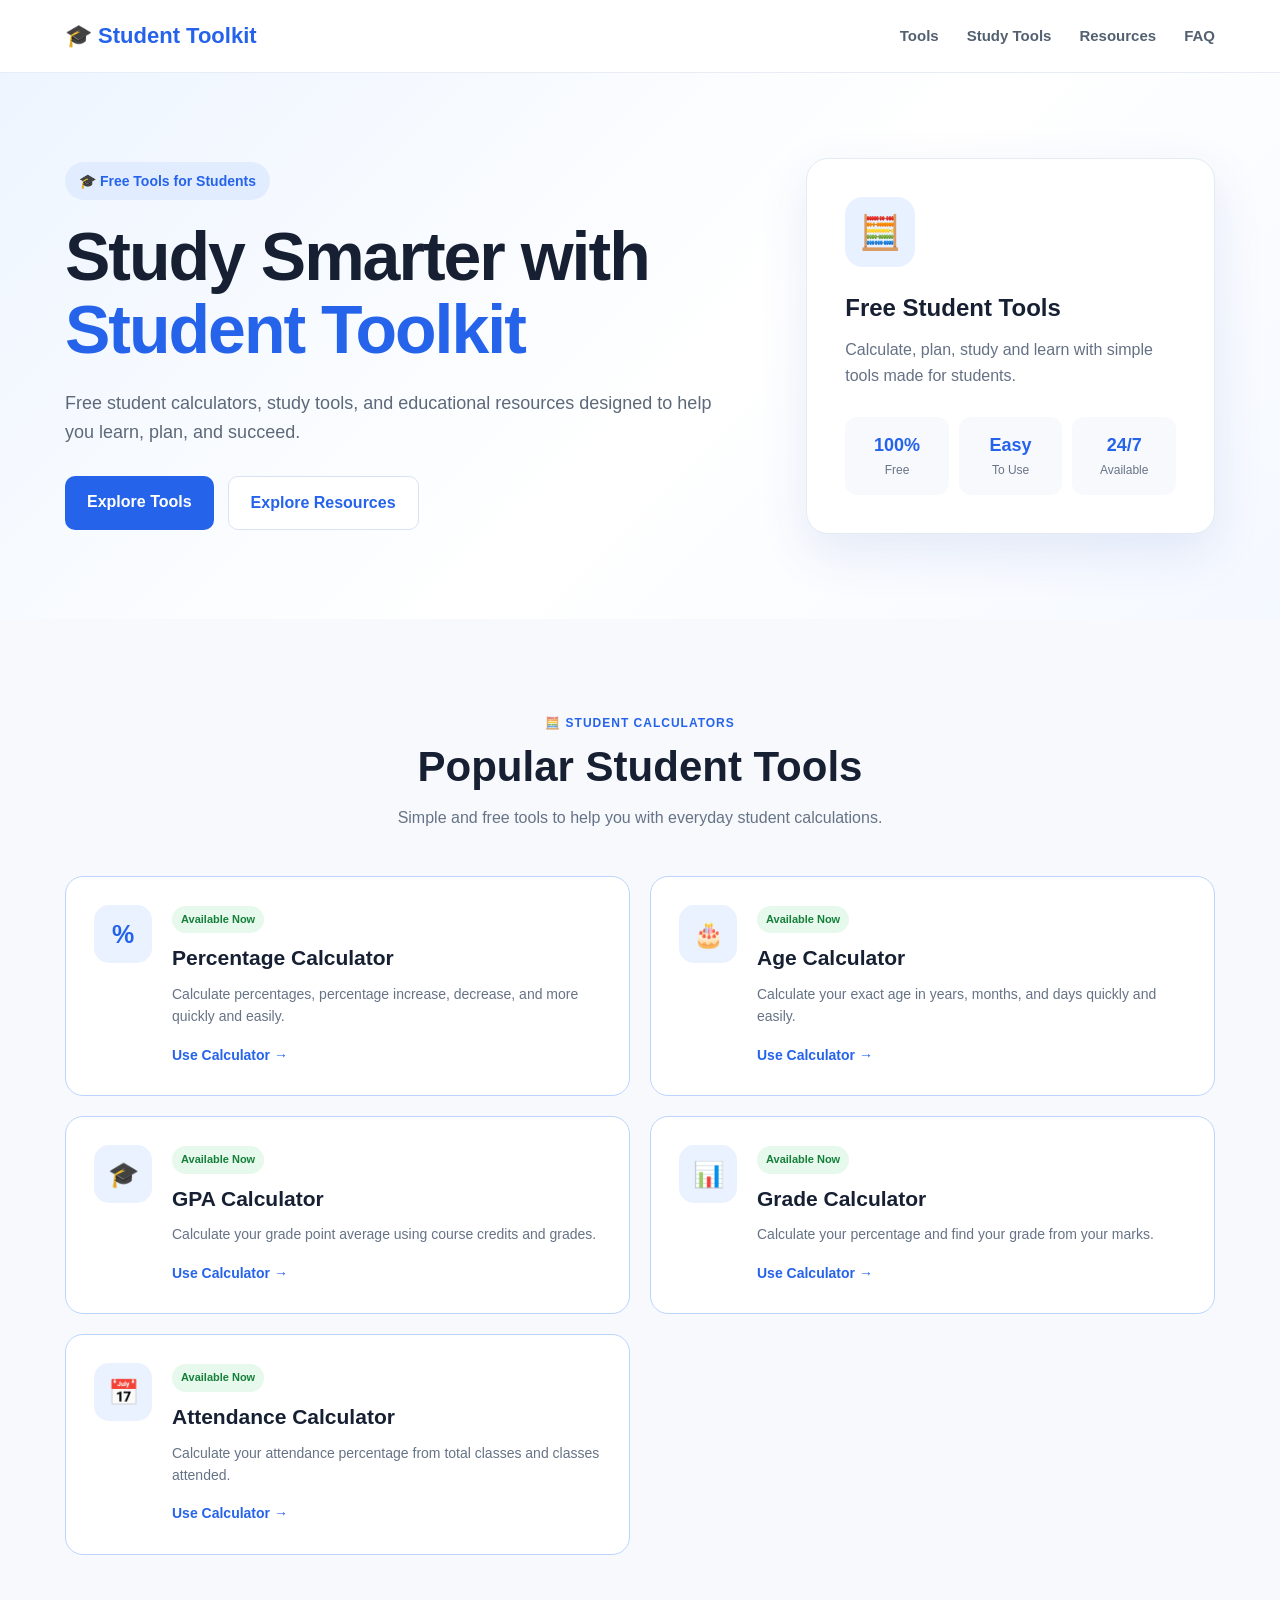
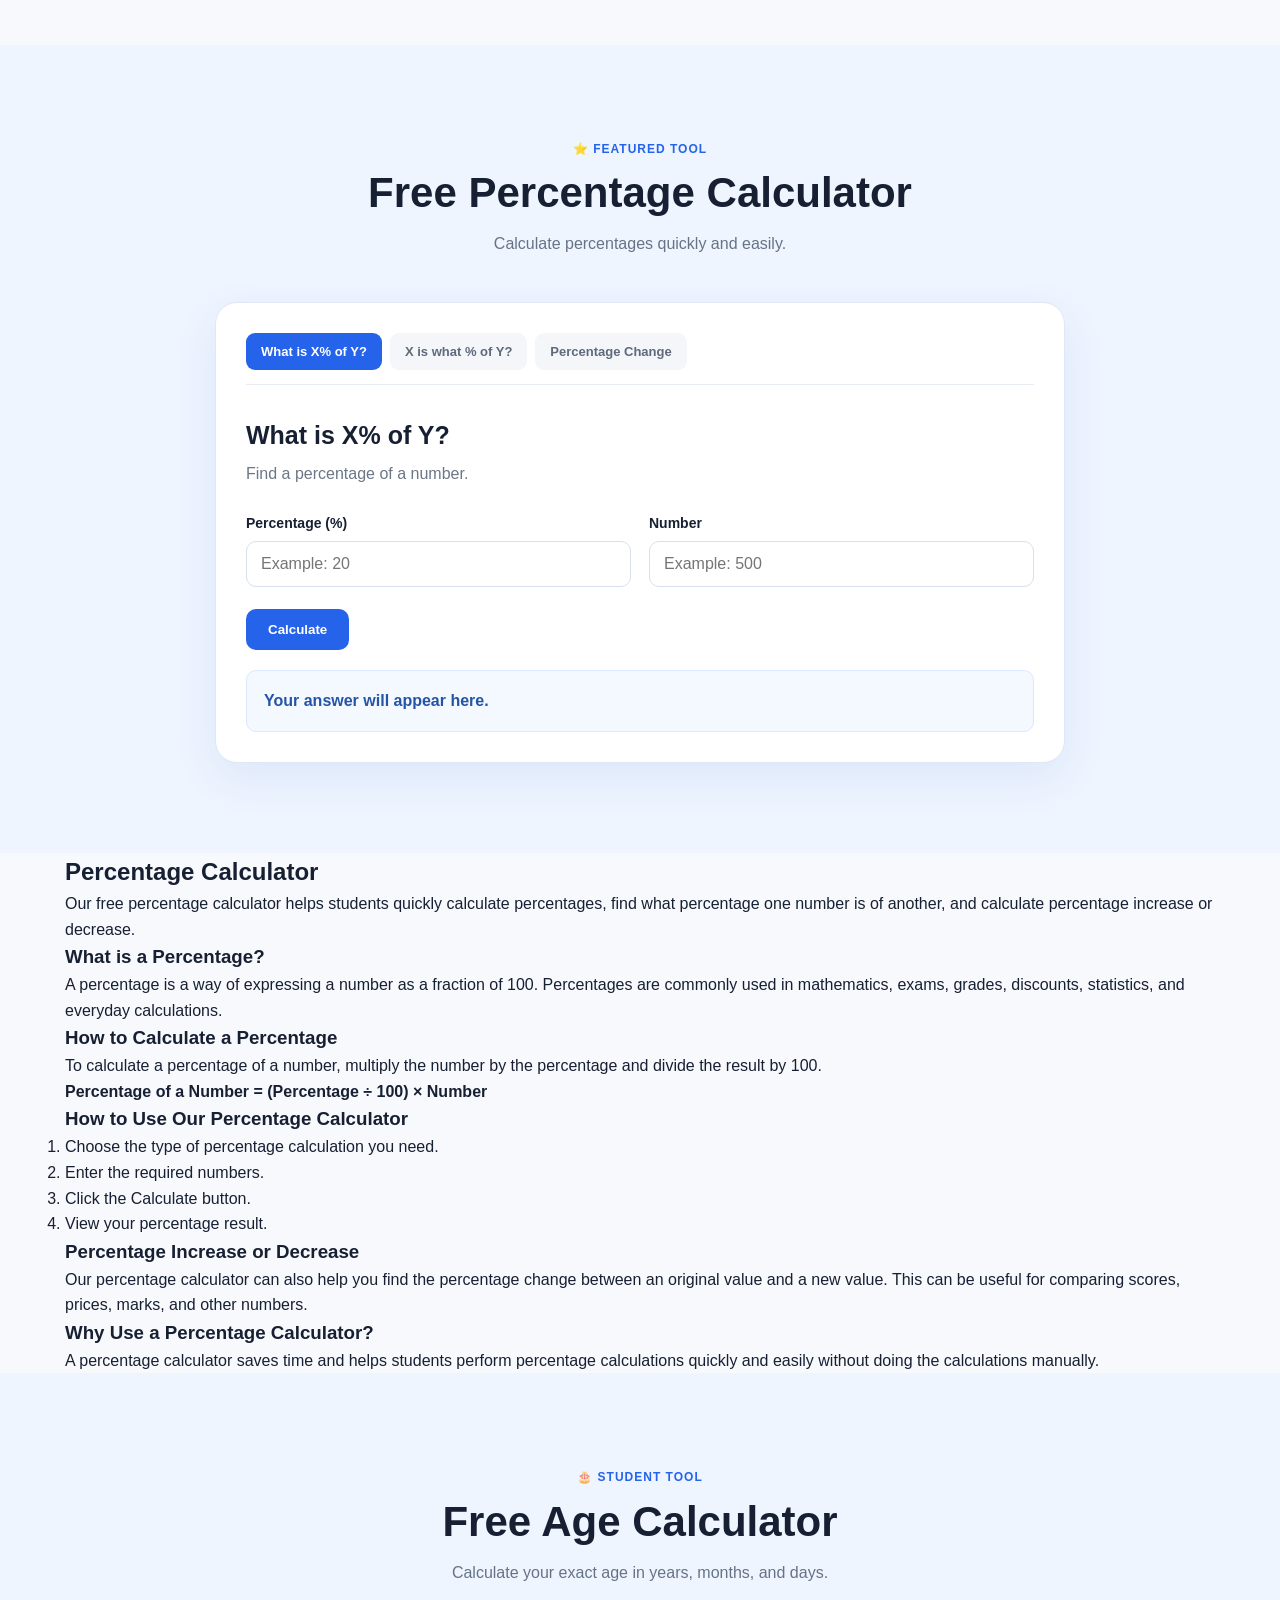
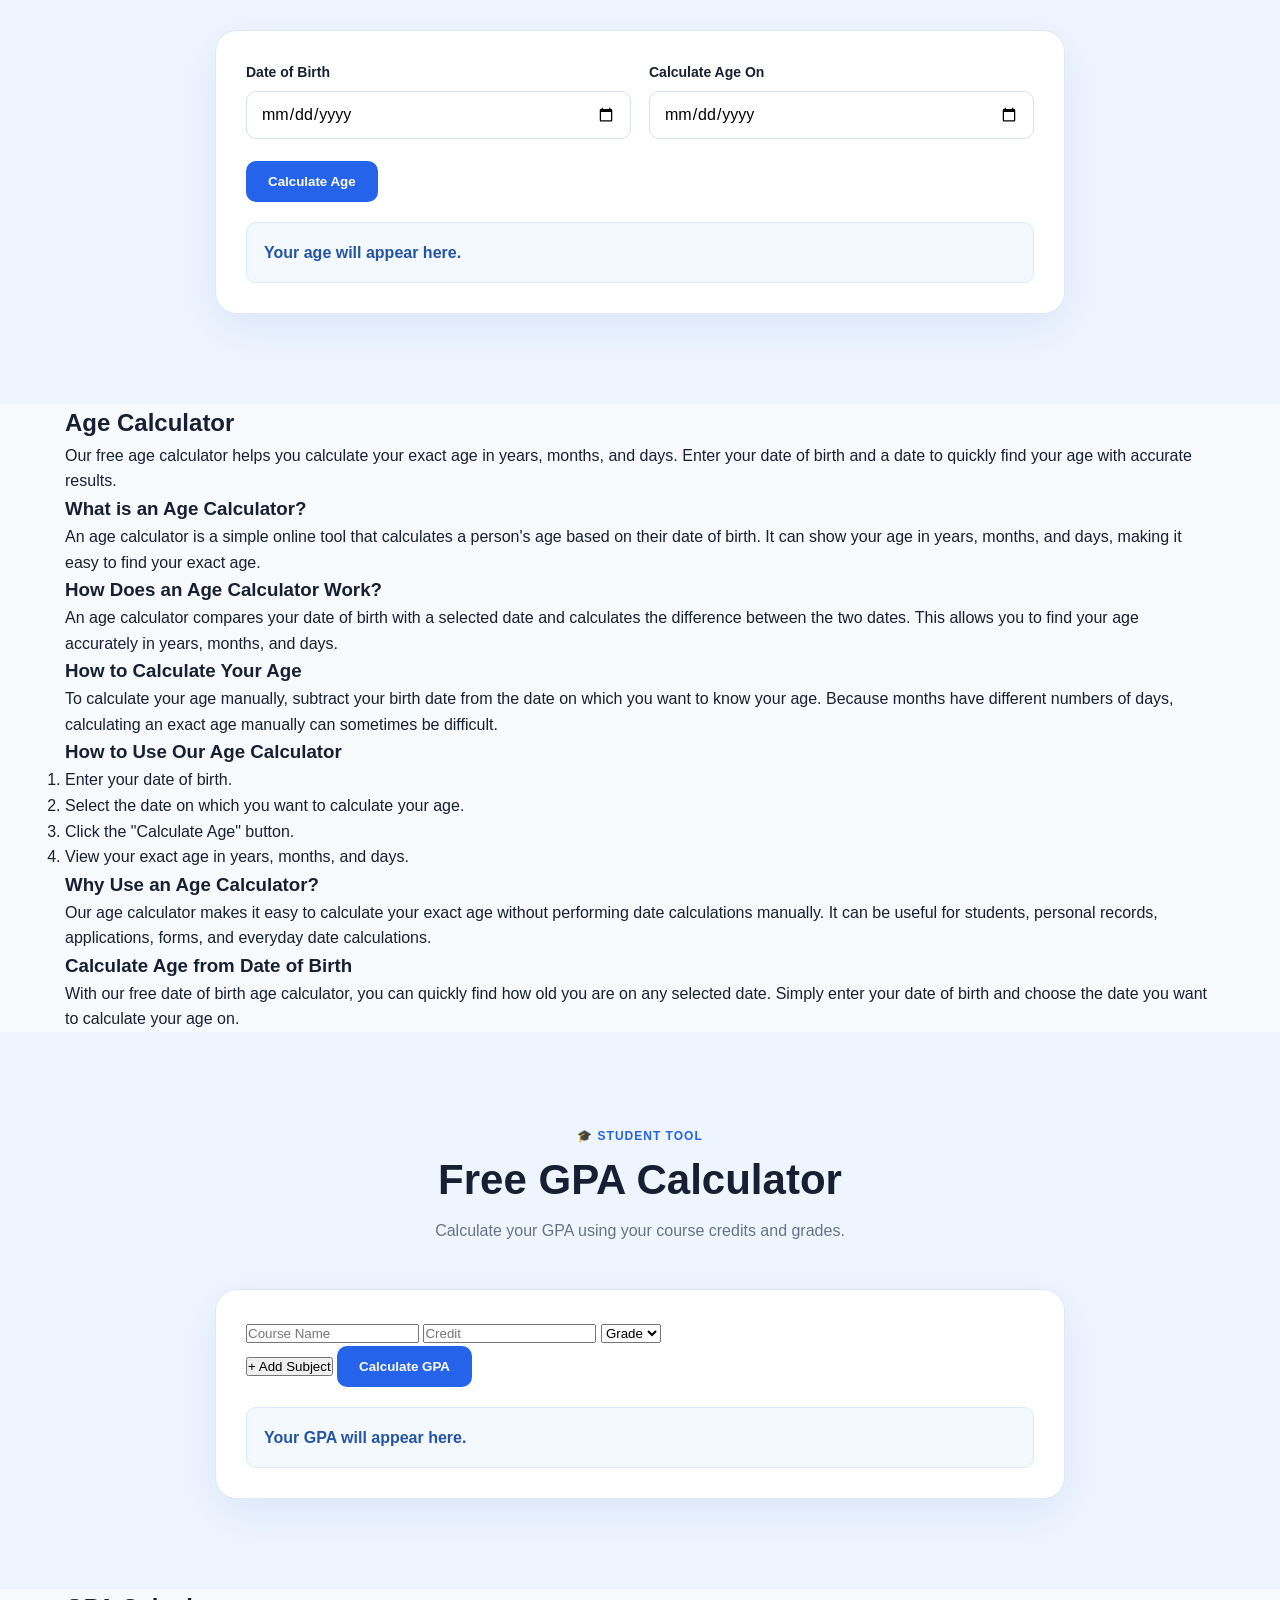
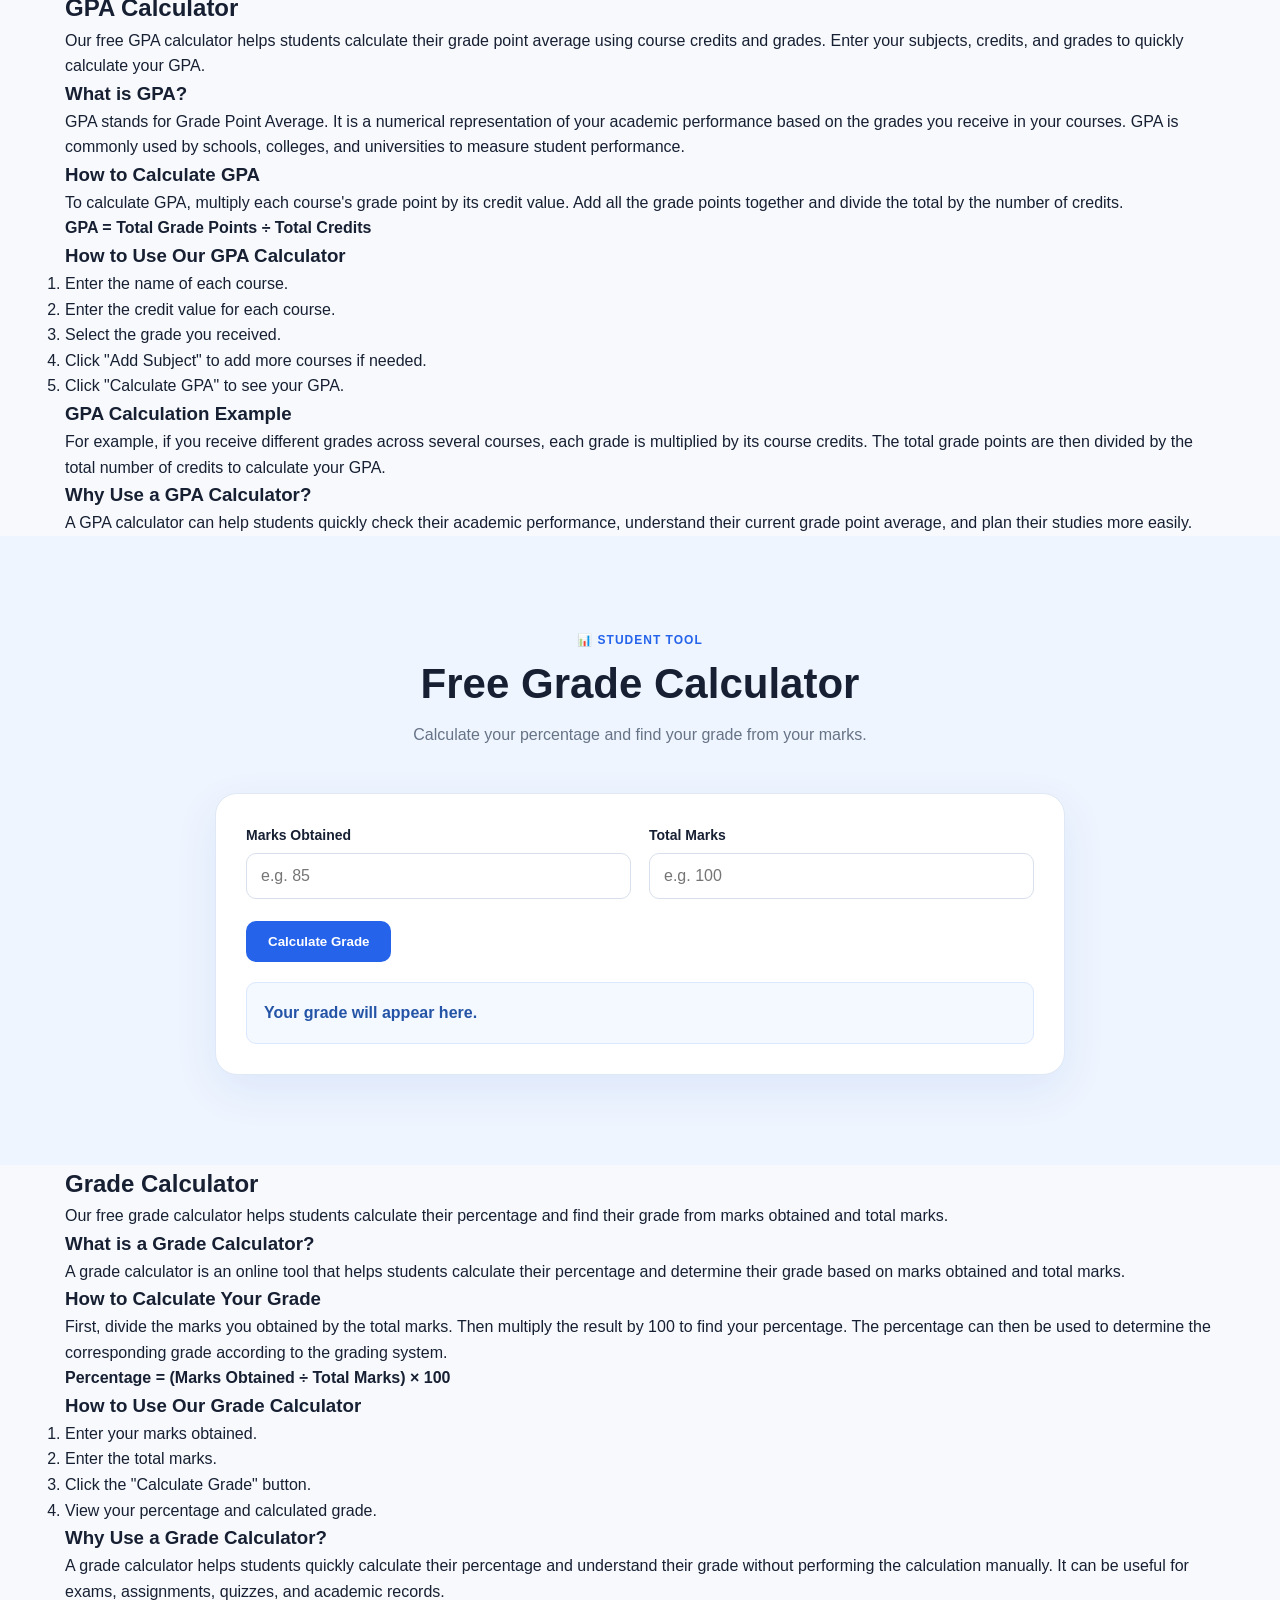
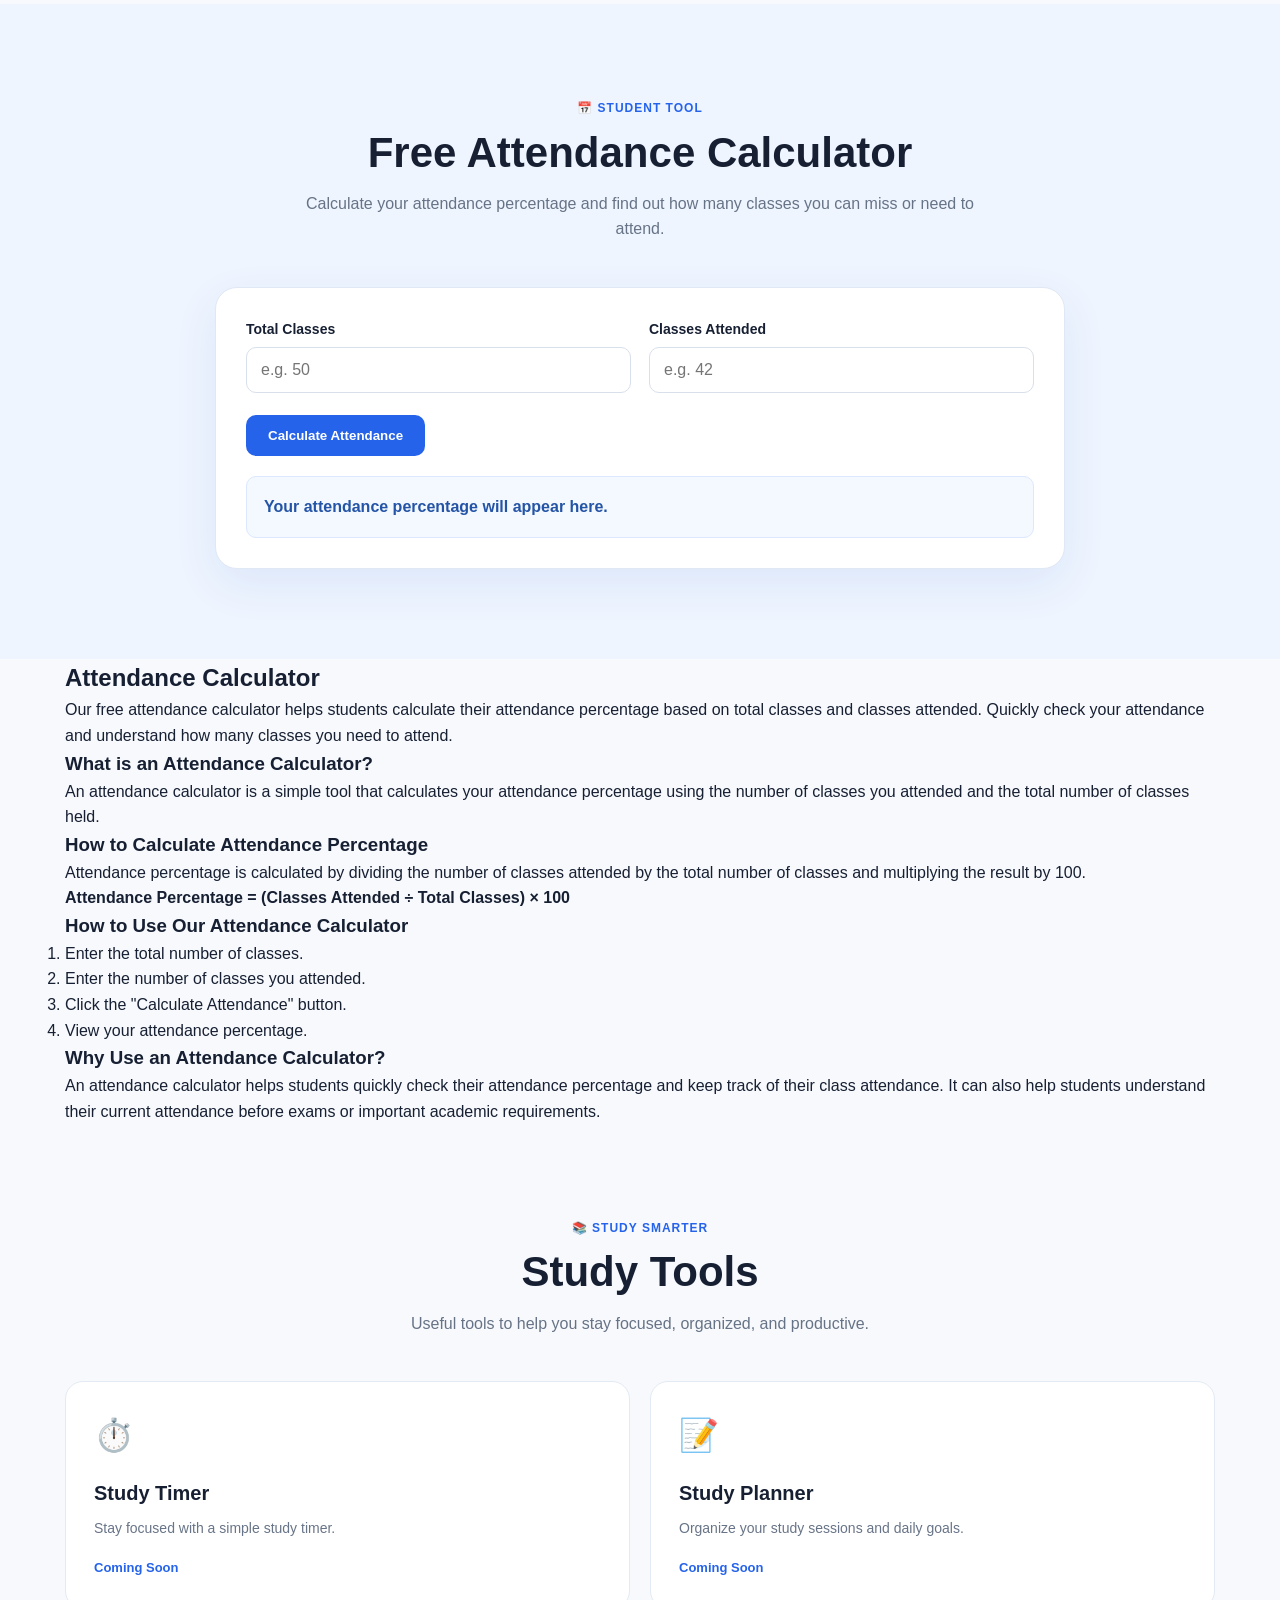
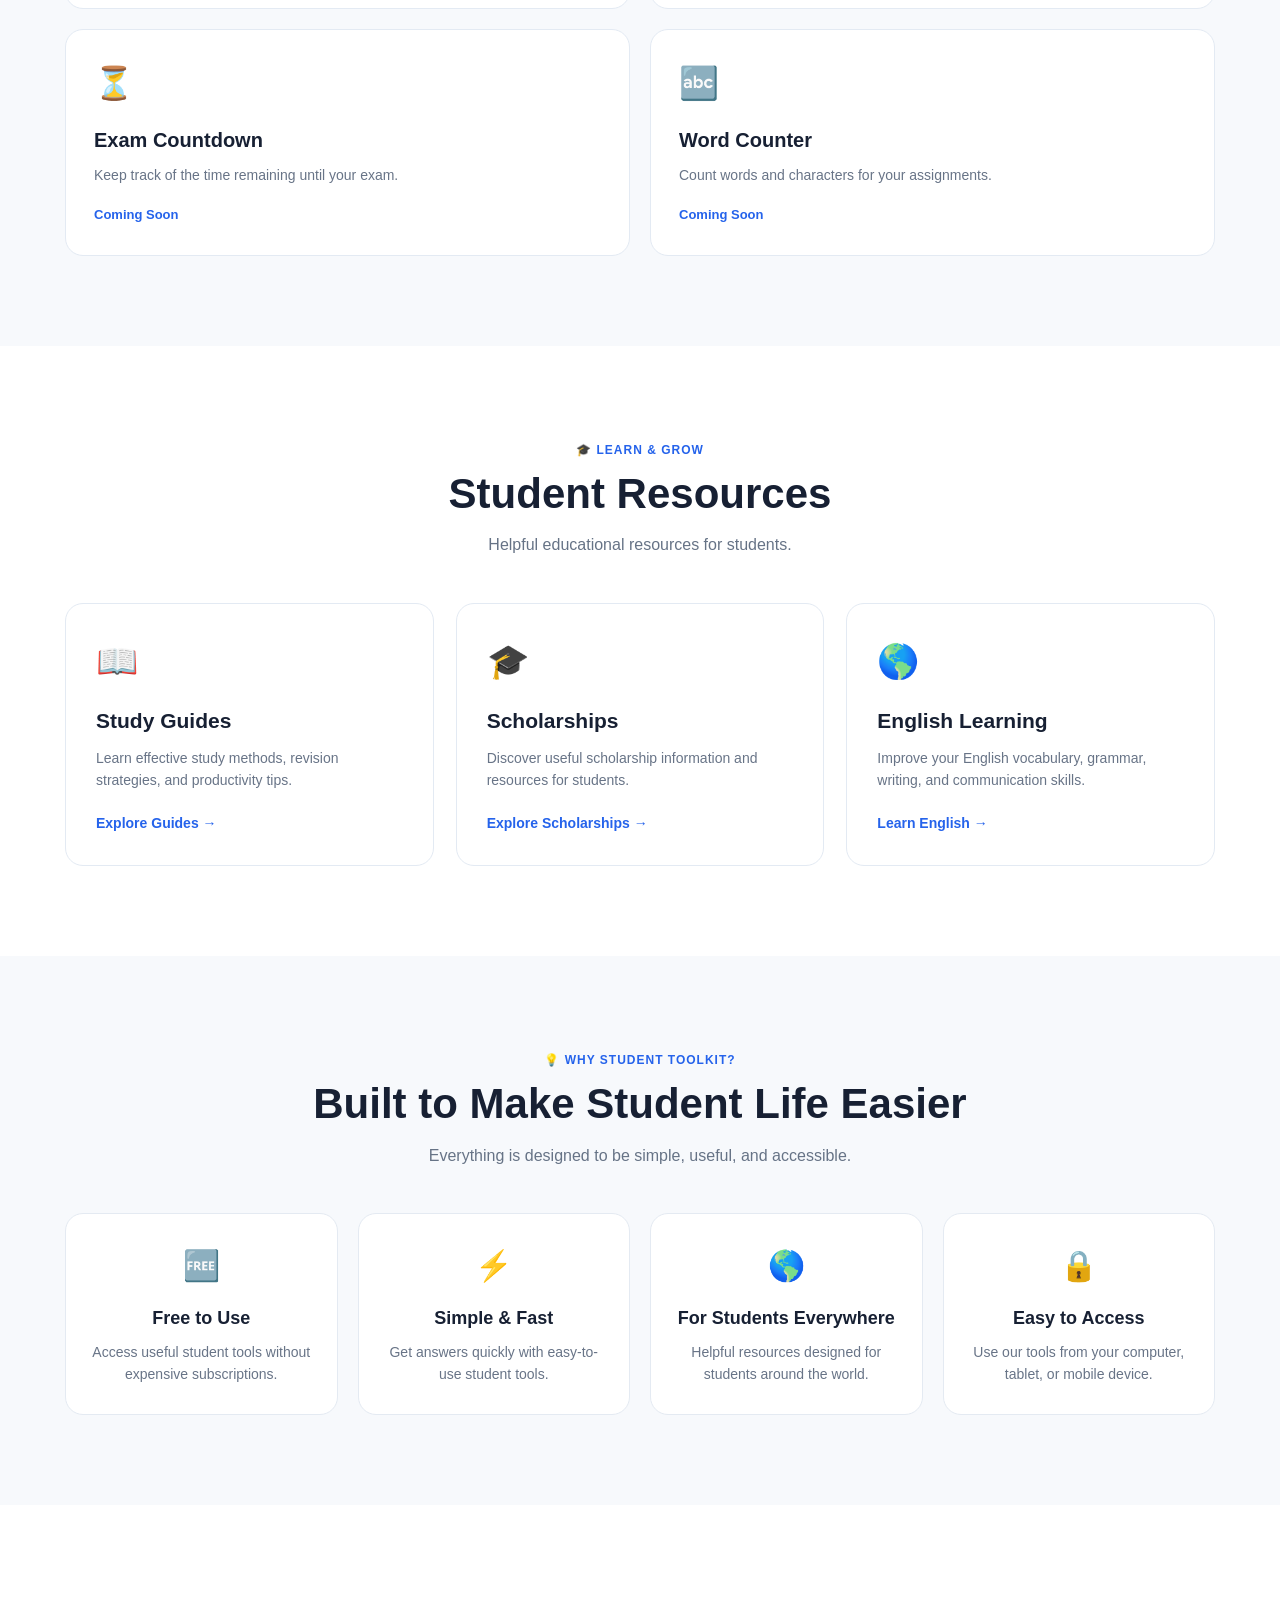
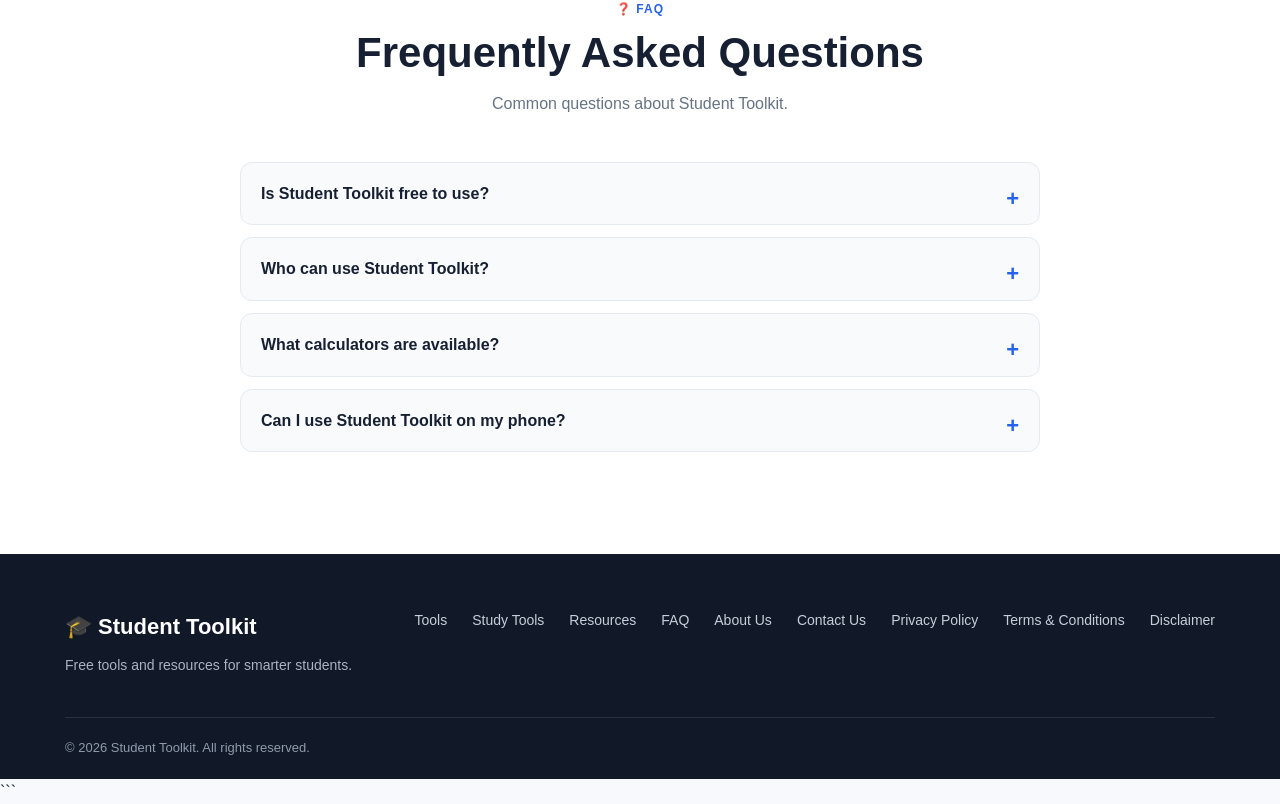
<file: index.html>
<!DOCTYPE html>
<html lang="en">
<head>
    <meta charset="UTF-8">
    <meta name="viewport" content="width=device-width, initial-scale=1.0">

    <meta name="google-site-verification" content="EQtaDF03C8hh1XUocnLh0utNA8jxIf3ytCfOJgobHnQ">

    <title>Student Toolkit - Free Student Tools & Resources</title>

    <meta name="description" content="Student Toolkit provides free student calculators and study tools, including percentage, age, GPA, grade, and attendance calculators to help students calculate and learn easily.">

    <meta name="keywords" content="student tools, free student tools, student calculator, attendance calculator, attendance percentage calculator, grade calculator, GPA calculator, age calculator, percentage calculator, study tools, study resources">

    <meta name="author" content="Student Toolkit">

    <meta name="robots" content="index, follow">

    <link rel="canonical" href="https://studenttoolkit1.github.io/student-toolkit/">

    <meta property="og:title" content="Student Toolkit - Free Student Tools & Resources">
    <meta property="og:description" content="Free student calculators, study tools, and educational resources to help students learn, calculate, and study smarter.">
    <meta property="og:type" content="website">
    <meta property="og:url" content="https://studenttoolkit1.github.io/student-toolkit/">

    <link rel="stylesheet" href="style.css">
</head>

<body>

    <!-- HEADER -->
    <header class="site-header">
        <div class="container header-content">
            <a href="./" class="logo">🎓 Student Toolkit</a>

            <nav class="navbar">
                <a href="#tools">Tools</a>
                <a href="#study-tools">Study Tools</a>
                <a href="#resources">Resources</a>
                <a href="#faq">FAQ</a>
            </nav>
        </div>
    </header>

    <main>

        <!-- HERO SECTION -->
        <section class="hero">
            <div class="container hero-content">

                <div class="hero-text">
                    <span class="hero-badge">🎓 Free Tools for Students</span>

                    <h1>
                        Study Smarter with
                        <span>Student Toolkit</span>
                    </h1>

                    <p>
                        Free student calculators, study tools, and educational
                        resources designed to help you learn, plan, and succeed.
                    </p>

                    <div class="hero-buttons">
                        <a href="#tools" class="btn btn-primary">Explore Tools</a>
                        <a href="#resources" class="btn btn-secondary">Explore Resources</a>
                    </div>
                </div>

                <div class="hero-card">
                    <div class="hero-card-icon">🧮</div>

                    <h3>Free Student Tools</h3>

                    <p>
                        Calculate, plan, study and learn with simple
                        tools made for students.
                    </p>

                    <div class="mini-stats">
                        <div>
                            <strong>100%</strong>
                            <span>Free</span>
                        </div>

                        <div>
                            <strong>Easy</strong>
                            <span>To Use</span>
                        </div>

                        <div>
                            <strong>24/7</strong>
                            <span>Available</span>
                        </div>
                    </div>
                </div>

            </div>
        </section>

        <!-- POPULAR TOOLS -->
        <section id="tools" class="section">
            <div class="container">

                <div class="section-heading">
                    <span class="section-label">🧮 STUDENT CALCULATORS</span>
                    <h2>Popular Student Tools</h2>
                    <p>
                        Simple and free tools to help you with everyday
                        student calculations.
                    </p>
                </div>

                <div class="tools-grid">

                    <div class="tool-card featured-tool">
                        <div class="tool-icon">%</div>
                        <div class="tool-content">
                            <span class="tool-badge">Available Now</span>
                            <h3>Percentage Calculator</h3>
                            <p>
                                Calculate percentages, percentage increase,
                                decrease, and more quickly and easily.
                            </p>
                            <a href="percentage-calculator.html" class="tool-link">
                                Use Calculator →
                            </a>
                        </div>
                    </div>

                    <div class="tool-card featured-tool">
                        <div class="tool-icon">🎂</div>
                        <div class="tool-content">
                            <span class="tool-badge">Available Now</span>
                            <h3>Age Calculator</h3>
                            <p>
                                Calculate your exact age in years, months,
                                and days quickly and easily.
                            </p>
                            <a href="age-calculator.html" class="tool-link">
                                Use Calculator →
                            </a>
                        </div>
                    </div>

                    <div class="tool-card featured-tool">
                        <div class="tool-icon">🎓</div>
                        <div class="tool-content">
                            <span class="tool-badge">Available Now</span>
                            <h3>GPA Calculator</h3>
                            <p>
                                Calculate your grade point average using
                                course credits and grades.
                            </p>
                            <a href="gpa-calculator.html" class="tool-link">
                                Use Calculator →
                            </a>
                        </div>
                    </div>

                    <div class="tool-card featured-tool">
                        <div class="tool-icon">📊</div>
                        <div class="tool-content">
                            <span class="tool-badge">Available Now</span>
                            <h3>Grade Calculator</h3>
                            <p>
                                Calculate your percentage and find your grade
                                from your marks.
                            </p>
                            <a href="grade-calculator.html" class="tool-link">
                                Use Calculator →
                            </a>
                        </div>
                    </div>

                    <div class="tool-card featured-tool">
                        <div class="tool-icon">📅</div>
                        <div class="tool-content">
                            <span class="tool-badge">Available Now</span>
                            <h3>Attendance Calculator</h3>
                            <p>
                                Calculate your attendance percentage from
                                total classes and classes attended.
                            </p>
                            <a href="attendance-calculator.html" class="tool-link">
                                Use Calculator →
                            </a>
                        </div>
                    </div>

                </div>
            </div>
        </section>

        <!-- PERCENTAGE CALCULATOR -->
        <section id="percentage-calculator" class="calculator-section">
            <div class="container">

                <div class="section-heading">
                    <span class="section-label">⭐ FEATURED TOOL</span>
                    <h2>Free Percentage Calculator</h2>
                    <p>Calculate percentages quickly and easily.</p>
                </div>

                <div class="calculator-box">

                    <div class="calculator-tabs">
                        <button class="calculator-tab active" onclick="showCalculator(1)">
                            What is X% of Y?
                        </button>

                        <button class="calculator-tab" onclick="showCalculator(2)">
                            X is what % of Y?
                        </button>

                        <button class="calculator-tab" onclick="showCalculator(3)">
                            Percentage Change
                        </button>
                    </div>

                    <div id="calculator-1" class="calculator-content active">
                        <h3>What is X% of Y?</h3>
                        <p class="calculator-description">Find a percentage of a number.</p>

                        <div class="input-row">
                            <div class="input-group">
                                <label for="percent1">Percentage (%)</label>
                                <input type="number" id="percent1" placeholder="Example: 20">
                            </div>

                            <div class="input-group">
                                <label for="number1">Number</label>
                                <input type="number" id="number1" placeholder="Example: 500">
                            </div>
                        </div>

                        <button class="calculate-btn" onclick="calculatePercentageOfNumber()">
                            Calculate
                        </button>

                        <div id="result1" class="calculator-result">
                            Your answer will appear here.
                        </div>
                    </div>

                    <div id="calculator-2" class="calculator-content">
                        <h3>X is what percentage of Y?</h3>
                        <p class="calculator-description">
                            Find what percentage one number is of another.
                        </p>

                        <div class="input-row">
                            <div class="input-group">
                                <label for="number2">X</label>
                                <input type="number" id="number2" placeholder="Example: 25">
                            </div>

                            <div class="input-group">
                                <label for="number3">Y</label>
                                <input type="number" id="number3" placeholder="Example: 100">
                            </div>
                        </div>

                        <button class="calculate-btn" onclick="calculatePercentage()">
                            Calculate
                        </button>

                        <div id="result2" class="calculator-result">
                            Your answer will appear here.
                        </div>
                    </div>

                    <div id="calculator-3" class="calculator-content">
                        <h3>Percentage Increase or Decrease</h3>
                        <p class="calculator-description">
                            Calculate the percentage change between two numbers.
                        </p>

                        <div class="input-row">
                            <div class="input-group">
                                <label for="originalNumber">Original Number</label>
                                <input type="number" id="originalNumber" placeholder="Example: 100">
                            </div>

                            <div class="input-group">
                                <label for="newNumber">New Number</label>
                                <input type="number" id="newNumber" placeholder="Example: 120">
                            </div>
                        </div>

                        <button class="calculate-btn" onclick="calculatePercentageChange()">
                            Calculate
                        </button>

                        <div id="result3" class="calculator-result">
                            Your answer will appear here.
                        </div>
                    </div>

                </div>
            </div>
        </section>

        <!-- PERCENTAGE SEO CONTENT -->
        <section class="seo-content-section">
            <div class="container">
                <h2>Percentage Calculator</h2>

                <p>
                    Our free percentage calculator helps students quickly
                    calculate percentages, find what percentage one number
                    is of another, and calculate percentage increase or decrease.
                </p>

                <h3>What is a Percentage?</h3>
                <p>
                    A percentage is a way of expressing a number as a fraction
                    of 100. Percentages are commonly used in mathematics, exams,
                    grades, discounts, statistics, and everyday calculations.
                </p>

                <h3>How to Calculate a Percentage</h3>
                <p>
                    To calculate a percentage of a number, multiply the number
                    by the percentage and divide the result by 100.
                </p>

                <p>
                    <strong>
                        Percentage of a Number = (Percentage ÷ 100) × Number
                    </strong>
                </p>

                <h3>How to Use Our Percentage Calculator</h3>
                <ol>
                    <li>Choose the type of percentage calculation you need.</li>
                    <li>Enter the required numbers.</li>
                    <li>Click the Calculate button.</li>
                    <li>View your percentage result.</li>
                </ol>

                <h3>Percentage Increase or Decrease</h3>
                <p>
                    Our percentage calculator can also help you find the
                    percentage change between an original value and a new value.
                    This can be useful for comparing scores, prices, marks,
                    and other numbers.
                </p>

                <h3>Why Use a Percentage Calculator?</h3>
                <p>
                    A percentage calculator saves time and helps students
                    perform percentage calculations quickly and easily without
                    doing the calculations manually.
                </p>
            </div>
        </section>

        <!-- AGE CALCULATOR -->
        <section id="age-calculator" class="calculator-section">
            <div class="container">

                <div class="section-heading">
                    <span class="section-label">🎂 STUDENT TOOL</span>
                    <h2>Free Age Calculator</h2>
                    <p>Calculate your exact age in years, months, and days.</p>
                </div>

                <div class="calculator-box age-calculator-box">
                    <div class="input-row">
                        <div class="input-group">
                            <label for="birthDate">Date of Birth</label>
                            <input type="date" id="birthDate">
                        </div>

                        <div class="input-group">
                            <label for="ageAtDate">Calculate Age On</label>
                            <input type="date" id="ageAtDate">
                        </div>
                    </div>

                    <button class="calculate-btn" onclick="calculateAge()">
                        Calculate Age
                    </button>

                    <div id="ageResult" class="calculator-result">
                        Your age will appear here.
                    </div>
                </div>
            </div>
        </section>

        <!-- AGE SEO CONTENT -->
        <section class="seo-content-section">
            <div class="container">
                <h2>Age Calculator</h2>

                <p>
                    Our free age calculator helps you calculate your exact age
                    in years, months, and days. Enter your date of birth and a
                    date to quickly find your age with accurate results.
                </p>

                <h3>What is an Age Calculator?</h3>
                <p>
                    An age calculator is a simple online tool that calculates
                    a person's age based on their date of birth. It can show
                    your age in years, months, and days, making it easy to find
                    your exact age.
                </p>

                <h3>How Does an Age Calculator Work?</h3>
                <p>
                    An age calculator compares your date of birth with a
                    selected date and calculates the difference between the
                    two dates. This allows you to find your age accurately in
                    years, months, and days.
                </p>

                <h3>How to Calculate Your Age</h3>
                <p>
                    To calculate your age manually, subtract your birth date
                    from the date on which you want to know your age. Because
                    months have different numbers of days, calculating an exact
                    age manually can sometimes be difficult.
                </p>

                <h3>How to Use Our Age Calculator</h3>
                <ol>
                    <li>Enter your date of birth.</li>
                    <li>Select the date on which you want to calculate your age.</li>
                    <li>Click the "Calculate Age" button.</li>
                    <li>View your exact age in years, months, and days.</li>
                </ol>

                <h3>Why Use an Age Calculator?</h3>
                <p>
                    Our age calculator makes it easy to calculate your exact
                    age without performing date calculations manually. It can
                    be useful for students, personal records, applications,
                    forms, and everyday date calculations.
                </p>

                <h3>Calculate Age from Date of Birth</h3>
                <p>
                    With our free date of birth age calculator, you can quickly
                    find how old you are on any selected date. Simply enter
                    your date of birth and choose the date you want to calculate
                    your age on.
                </p>
            </div>
        </section>

        <!-- GPA CALCULATOR -->
        <section id="gpa-calculator" class="calculator-section">
            <div class="container">

                <div class="section-heading">
                    <span class="section-label">🎓 STUDENT TOOL</span>
                    <h2>Free GPA Calculator</h2>
                    <p>Calculate your GPA using your course credits and grades.</p>
                </div>

                <div class="calculator-box gpa-calculator-box">
                    <div id="gpaRows">
                        <div class="gpa-row">
                            <input type="text" class="course-name" placeholder="Course Name">

                            <input
                                type="number"
                                class="course-credit"
                                placeholder="Credit"
                                min="0"
                                step="0.5">

                            <select class="course-grade">
                                <option value="">Grade</option>
                                <option value="4.0">A+</option>
                                <option value="4.0">A</option>
                                <option value="3.7">A-</option>
                                <option value="3.3">B+</option>
                                <option value="3.0">B</option>
                                <option value="2.7">B-</option>
                                <option value="2.3">C+</option>
                                <option value="2.0">C</option>
                                <option value="1.7">C-</option>
                                <option value="1.3">D+</option>
                                <option value="1.0">D</option>
                                <option value="0.0">F</option>
                            </select>
                        </div>
                    </div>

                    <button type="button" class="secondary-btn" onclick="addGpaRow()">
                        + Add Subject
                    </button>

                    <button type="button" class="calculate-btn" onclick="calculateGPA()">
                        Calculate GPA
                    </button>

                    <div id="gpaResult" class="calculator-result">
                        Your GPA will appear here.
                    </div>
                </div>
            </div>
        </section>

        <!-- GPA SEO CONTENT -->
        <section class="seo-content-section">
            <div class="container">
                <h2>GPA Calculator</h2>

                <p>
                    Our free GPA calculator helps students calculate their
                    grade point average using course credits and grades.
                    Enter your subjects, credits, and grades to quickly
                    calculate your GPA.
                </p>

                <h3>What is GPA?</h3>
                <p>
                    GPA stands for Grade Point Average. It is a numerical
                    representation of your academic performance based on
                    the grades you receive in your courses. GPA is commonly
                    used by schools, colleges, and universities to measure
                    student performance.
                </p>

                <h3>How to Calculate GPA</h3>
                <p>
                    To calculate GPA, multiply each course's grade point
                    by its credit value. Add all the grade points together
                    and divide the total by the number of credits.
                </p>

                <p><strong>GPA = Total Grade Points ÷ Total Credits</strong></p>

                <h3>How to Use Our GPA Calculator</h3>
                <ol>
                    <li>Enter the name of each course.</li>
                    <li>Enter the credit value for each course.</li>
                    <li>Select the grade you received.</li>
                    <li>Click "Add Subject" to add more courses if needed.</li>
                    <li>Click "Calculate GPA" to see your GPA.</li>
                </ol>

                <h3>GPA Calculation Example</h3>
                <p>
                    For example, if you receive different grades across
                    several courses, each grade is multiplied by its course
                    credits. The total grade points are then divided by the
                    total number of credits to calculate your GPA.
                </p>

                <h3>Why Use a GPA Calculator?</h3>
                <p>
                    A GPA calculator can help students quickly check their
                    academic performance, understand their current grade
                    point average, and plan their studies more easily.
                </p>
            </div>
        </section>

        <!-- GRADE CALCULATOR -->
        <section id="grade-calculator" class="calculator-section">
            <div class="container">

                <div class="section-heading">
                    <span class="section-label">📊 STUDENT TOOL</span>
                    <h2>Free Grade Calculator</h2>
                    <p>Calculate your percentage and find your grade from your marks.</p>
                </div>

                <div class="calculator-box grade-calculator-box">
                    <div class="input-row">
                        <div class="input-group">
                            <label for="marksObtained">Marks Obtained</label>
                            <input
                                type="number"
                                id="marksObtained"
                                placeholder="e.g. 85"
                                min="0"
                                step="0.01">
                        </div>

                        <div class="input-group">
                            <label for="totalMarks">Total Marks</label>
                            <input
                                type="number"
                                id="totalMarks"
                                placeholder="e.g. 100"
                                min="1"
                                step="0.01">
                        </div>
                    </div>

                    <button type="button" class="calculate-btn" onclick="calculateGrade()">
                        Calculate Grade
                    </button>

                    <div id="gradeResult" class="calculator-result">
                        Your grade will appear here.
                    </div>
                </div>
            </div>
        </section>

        <!-- GRADE SEO CONTENT -->
        <section class="seo-content-section">
            <div class="container">
                <h2>Grade Calculator</h2>

                <p>
                    Our free grade calculator helps students calculate their
                    percentage and find their grade from marks obtained and
                    total marks.
                </p>

                <h3>What is a Grade Calculator?</h3>
                <p>
                    A grade calculator is an online tool that helps students
                    calculate their percentage and determine their grade
                    based on marks obtained and total marks.
                </p>

                <h3>How to Calculate Your Grade</h3>
                <p>
                    First, divide the marks you obtained by the total marks.
                    Then multiply the result by 100 to find your percentage.
                    The percentage can then be used to determine the
                    corresponding grade according to the grading system.
                </p>

                <p>
                    <strong>Percentage = (Marks Obtained ÷ Total Marks) × 100</strong>
                </p>

                <h3>How to Use Our Grade Calculator</h3>
                <ol>
                    <li>Enter your marks obtained.</li>
                    <li>Enter the total marks.</li>
                    <li>Click the "Calculate Grade" button.</li>
                    <li>View your percentage and calculated grade.</li>
                </ol>

                <h3>Why Use a Grade Calculator?</h3>
                <p>
                    A grade calculator helps students quickly calculate their
                    percentage and understand their grade without performing
                    the calculation manually. It can be useful for exams,
                    assignments, quizzes, and academic records.
                </p>
            </div>
        </section>

        <!-- ATTENDANCE CALCULATOR -->
        <section id="attendance-calculator" class="calculator-section">
            <div class="container">

                <div class="section-heading">
                    <span class="section-label">📅 STUDENT TOOL</span>
                    <h2>Free Attendance Calculator</h2>
                    <p>
                        Calculate your attendance percentage and find out
                        how many classes you can miss or need to attend.
                    </p>
                </div>

                <div class="calculator-box attendance-calculator-box">
                    <div class="input-row">
                        <div class="input-group">
                            <label for="totalClasses">Total Classes</label>
                            <input
                                type="number"
                                id="totalClasses"
                                placeholder="e.g. 50"
                                min="1"
                                step="1">
                        </div>

                        <div class="input-group">
                            <label for="attendedClasses">Classes Attended</label>
                            <input
                                type="number"
                                id="attendedClasses"
                                placeholder="e.g. 42"
                                min="0"
                                step="1">
                        </div>
                    </div>

                    <button type="button" class="calculate-btn" onclick="calculateAttendance()">
                        Calculate Attendance
                    </button>

                    <div id="attendanceResult" class="calculator-result">
                        Your attendance percentage will appear here.
                    </div>
                </div>
            </div>
        </section>

        <!-- ATTENDANCE SEO CONTENT -->
        <section class="seo-content-section">
            <div class="container">
                <h2>Attendance Calculator</h2>

                <p>
                    Our free attendance calculator helps students calculate
                    their attendance percentage based on total classes and
                    classes attended. Quickly check your attendance and
                    understand how many classes you need to attend.
                </p>

                <h3>What is an Attendance Calculator?</h3>
                <p>
                    An attendance calculator is a simple tool that calculates
                    your attendance percentage using the number of classes
                    you attended and the total number of classes held.
                </p>

                <h3>How to Calculate Attendance Percentage</h3>
                <p>
                    Attendance percentage is calculated by dividing the number
                    of classes attended by the total number of classes and
                    multiplying the result by 100.
                </p>

                <p>
                    <strong>
                        Attendance Percentage = (Classes Attended ÷ Total Classes) × 100
                    </strong>
                </p>

                <h3>How to Use Our Attendance Calculator</h3>
                <ol>
                    <li>Enter the total number of classes.</li>
                    <li>Enter the number of classes you attended.</li>
                    <li>Click the "Calculate Attendance" button.</li>
                    <li>View your attendance percentage.</li>
                </ol>

                <h3>Why Use an Attendance Calculator?</h3>
                <p>
                    An attendance calculator helps students quickly check
                    their attendance percentage and keep track of their
                    class attendance. It can also help students understand
                    their current attendance before exams or important
                    academic requirements.
                </p>
            </div>
        </section>

        <!-- STUDY TOOLS -->
        <section id="study-tools" class="section">
            <div class="container">

                <div class="section-heading">
                    <span class="section-label">📚 STUDY SMARTER</span>
                    <h2>Study Tools</h2>
                    <p>
                        Useful tools to help you stay focused,
                        organized, and productive.
                    </p>
                </div>

                <div class="tools-grid">

                    <div class="resource-card">
                        <div class="resource-icon">⏱️</div>
                        <h3>Study Timer</h3>
                        <p>Stay focused with a simple study timer.</p>
                        <span class="coming-text">Coming Soon</span>
                    </div>

                    <div class="resource-card">
                        <div class="resource-icon">📝</div>
                        <h3>Study Planner</h3>
                        <p>Organize your study sessions and daily goals.</p>
                        <span class="coming-text">Coming Soon</span>
                    </div>

                    <div class="resource-card">
                        <div class="resource-icon">⏳</div>
                        <h3>Exam Countdown</h3>
                        <p>Keep track of the time remaining until your exam.</p>
                        <span class="coming-text">Coming Soon</span>
                    </div>

                    <div class="resource-card">
                        <div class="resource-icon">🔤</div>
                        <h3>Word Counter</h3>
                        <p>Count words and characters for your assignments.</p>
                        <span class="coming-text">Coming Soon</span>
                    </div>

                </div>
            </div>
        </section>

        <!-- STUDENT RESOURCES -->
        <section id="resources" class="section resources-section">
            <div class="container">

                <div class="section-heading">
                    <span class="section-label">🎓 LEARN & GROW</span>
                    <h2>Student Resources</h2>
                    <p>Helpful educational resources for students.</p>
                </div>

                <div class="resources-grid">

                    <article class="article-card">
                        <div class="article-icon">📖</div>
                        <h3>Study Guides</h3>
                        <p>
                            Learn effective study methods, revision
                            strategies, and productivity tips.
                        </p>
                        <a href="#" class="article-link">Explore Guides →</a>
                    </article>

                    <article class="article-card">
                        <div class="article-icon">🎓</div>
                        <h3>Scholarships</h3>
                        <p>
                            Discover useful scholarship information
                            and resources for students.
                        </p>
                        <a href="#" class="article-link">Explore Scholarships →</a>
                    </article>

                    <article class="article-card">
                        <div class="article-icon">🌎</div>
                        <h3>English Learning</h3>
                        <p>
                            Improve your English vocabulary, grammar,
                            writing, and communication skills.
                        </p>
                        <a href="#" class="article-link">Learn English →</a>
                    </article>

                </div>
            </div>
        </section>

        <!-- WHY STUDENT TOOLKIT -->
        <section class="why-section">
            <div class="container">

                <div class="section-heading">
                    <span class="section-label">💡 WHY STUDENT TOOLKIT?</span>
                    <h2>Built to Make Student Life Easier</h2>
                    <p>
                        Everything is designed to be simple,
                        useful, and accessible.
                    </p>
                </div>

                <div class="benefits-grid">

                    <div class="benefit">
                        <div class="benefit-icon">🆓</div>
                        <h3>Free to Use</h3>
                        <p>
                            Access useful student tools without
                            expensive subscriptions.
                        </p>
                    </div>

                    <div class="benefit">
                        <div class="benefit-icon">⚡</div>
                        <h3>Simple & Fast</h3>
                        <p>
                            Get answers quickly with easy-to-use
                            student tools.
                        </p>
                    </div>

                    <div class="benefit">
                        <div class="benefit-icon">🌎</div>
                        <h3>For Students Everywhere</h3>
                        <p>
                            Helpful resources designed for students
                            around the world.
                        </p>
                    </div>

                    <div class="benefit">
                        <div class="benefit-icon">🔒</div>
                        <h3>Easy to Access</h3>
                        <p>
                            Use our tools from your computer,
                            tablet, or mobile device.
                        </p>
                    </div>

                </div>
            </div>
        </section>

        <!-- FAQ -->
        <section id="faq" class="section faq-section">
            <div class="container">

                <div class="section-heading">
                    <span class="section-label">❓ FAQ</span>
                    <h2>Frequently Asked Questions</h2>
                    <p>Common questions about Student Toolkit.</p>
                </div>

                <div class="faq-list">

                    <details class="faq-item">
                        <summary>Is Student Toolkit free to use?</summary>
                        <p>
                            Yes. Student Toolkit is designed to provide
                            free tools and educational resources for students.
                        </p>
                    </details>

                    <details class="faq-item">
                        <summary>Who can use Student Toolkit?</summary>
                        <p>
                            Students of different ages and educational
                            levels can use our calculators, study tools,
                            and educational resources.
                        </p>
                    </details>

                    <details class="faq-item">
                        <summary>What calculators are available?</summary>
                        <p>
                            Student Toolkit currently offers free Percentage,
                            Age, GPA, Grade, and Attendance Calculators.
                            More useful student tools and resources will be
                            added over time.
                        </p>
                    </details>

                    <details class="faq-item">
                        <summary>Can I use Student Toolkit on my phone?</summary>
                        <p>
                            Yes. The website is designed to work on
                            smartphones, tablets, and computers.
                        </p>
                    </details>

                </div>
            </div>
        </section>

    </main>

    <!-- FOOTER -->
    <footer class="site-footer">
        <div class="container footer-content">

            <div class="footer-brand">
                <a href="./" class="logo">🎓 Student Toolkit</a>
                <p>Free tools and resources for smarter students.</p>
            </div>

            <div class="footer-links">
                <a href="#tools">Tools</a>
                <a href="#study-tools">Study Tools</a>
                <a href="#resources">Resources</a>
                <a href="#faq">FAQ</a>
                <a href="about.html">About Us</a>
                <a href="contact.html">Contact Us</a>
                <a href="privacy.html">Privacy Policy</a>
                <a href="terms.html">Terms & Conditions</a>
                <a href="disclaimer.html">Disclaimer</a>
            </div>

        </div>

        <div class="container footer-bottom">
            <p>
                © <span id="currentYear"></span> Student Toolkit.
                All rights reserved.
            </p>
        </div>
    </footer>

    <script src="script.js"></script>

</body>
</html>
```
</file>
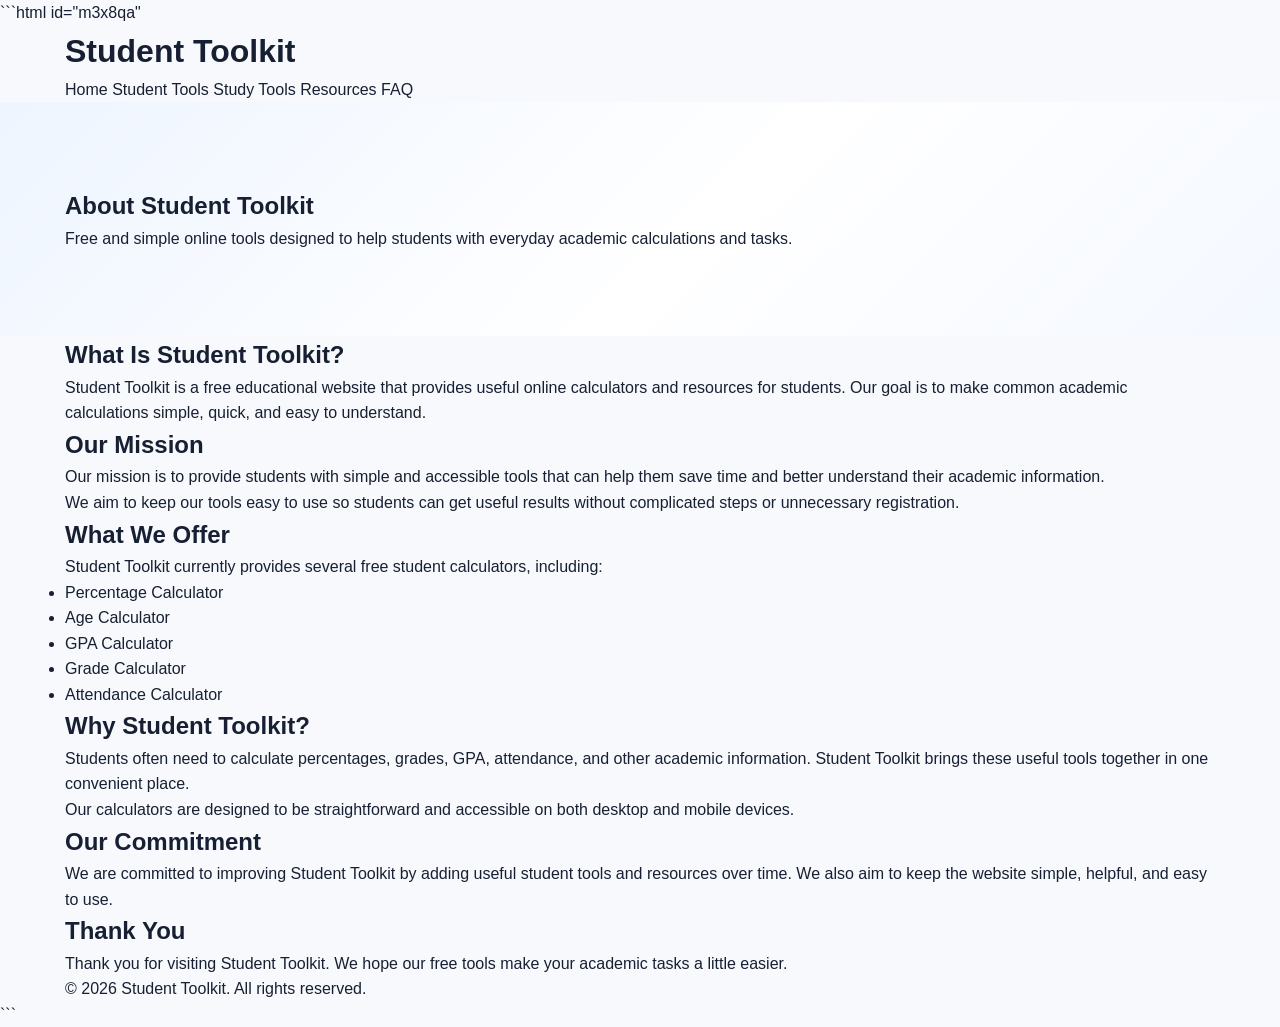
<file: about.html>
```html id="m3x8qa"
<!DOCTYPE html>
<html lang="en">
<head>
    <meta charset="UTF-8">
    <meta name="viewport" content="width=device-width, initial-scale=1.0">

    <title>About Us - Student Toolkit | Free Student Tools</title>

    <meta name="description" content="Learn about Student Toolkit, a free educational website providing useful calculators and tools to help students with everyday academic tasks.">

    <meta name="keywords" content="about Student Toolkit, student tools, free student calculators, educational tools, student resources">

    <meta name="author" content="Student Toolkit">

    <link rel="canonical" href="https://studenttoolkit1.github.io/student-toolkit/about.html">

    <link rel="stylesheet" href="style.css">
</head>

<body>

<header>
    <div class="container">

        <h1>Student Toolkit</h1>

        <nav>
            <a href="index.html">Home</a>
            <a href="index.html#tools">Student Tools</a>
            <a href="index.html#study-tools">Study Tools</a>
            <a href="index.html#resources">Resources</a>
            <a href="index.html#faq">FAQ</a>
        </nav>

    </div>
</header>


<main>

    <section class="hero">
        <div class="container">

            <h2>About Student Toolkit</h2>

            <p>
                Free and simple online tools designed to help students
                with everyday academic calculations and tasks.
            </p>

        </div>
    </section>


    <section class="seo-content">
        <div class="container">

            <h2>What Is Student Toolkit?</h2>

            <p>
                Student Toolkit is a free educational website that provides
                useful online calculators and resources for students.
                Our goal is to make common academic calculations simple,
                quick, and easy to understand.
            </p>


            <h2>Our Mission</h2>

            <p>
                Our mission is to provide students with simple and accessible
                tools that can help them save time and better understand
                their academic information.
            </p>

            <p>
                We aim to keep our tools easy to use so students can get
                useful results without complicated steps or unnecessary
                registration.
            </p>


            <h2>What We Offer</h2>

            <p>
                Student Toolkit currently provides several free student
                calculators, including:
            </p>

            <ul>
                <li>
                    <a href="percentage-calculator.html">
                        Percentage Calculator
                    </a>
                </li>

                <li>
                    <a href="age-calculator.html">
                        Age Calculator
                    </a>
                </li>

                <li>
                    <a href="gpa-calculator.html">
                        GPA Calculator
                    </a>
                </li>

                <li>
                    <a href="grade-calculator.html">
                        Grade Calculator
                    </a>
                </li>

                <li>
                    <a href="attendance-calculator.html">
                        Attendance Calculator
                    </a>
                </li>
            </ul>


            <h2>Why Student Toolkit?</h2>

            <p>
                Students often need to calculate percentages, grades, GPA,
                attendance, and other academic information. Student Toolkit
                brings these useful tools together in one convenient place.
            </p>

            <p>
                Our calculators are designed to be straightforward and
                accessible on both desktop and mobile devices.
            </p>


            <h2>Our Commitment</h2>

            <p>
                We are committed to improving Student Toolkit by adding
                useful student tools and resources over time. We also aim
                to keep the website simple, helpful, and easy to use.
            </p>


            <h2>Thank You</h2>

            <p>
                Thank you for visiting Student Toolkit. We hope our free
                tools make your academic tasks a little easier.
            </p>

        </div>
    </section>

</main>


<footer>
    <div class="container">

        <p>
            © <span id="currentYear"></span> Student Toolkit.
            All rights reserved.
        </p>

    </div>
</footer>


<script src="script.js"></script>

</body>
</html>
```
</file>
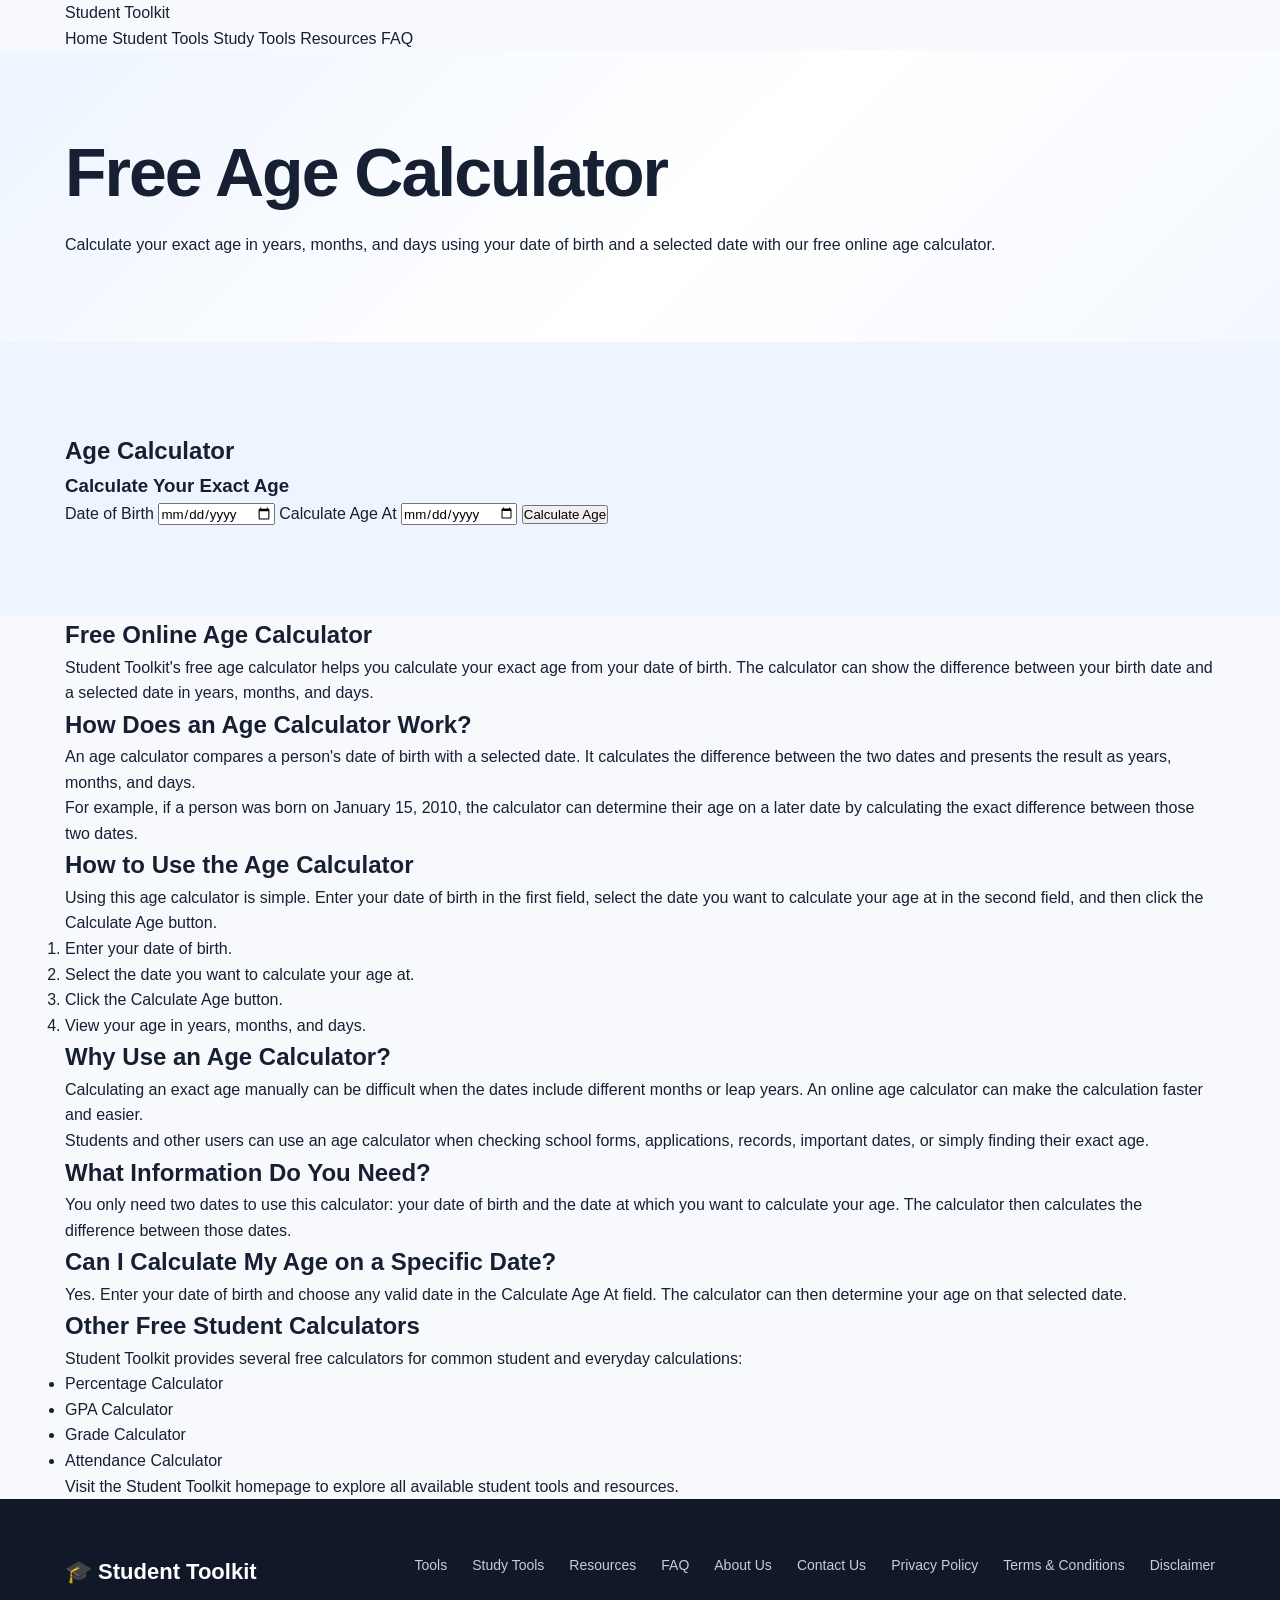
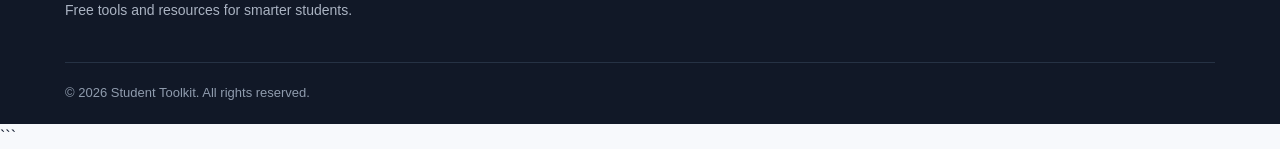
<file: age-calculator.html>
<!DOCTYPE html>
<html lang="en">
<head>
    <meta charset="UTF-8">

    <meta name="viewport" content="width=device-width, initial-scale=1.0">

    <title>Age Calculator - Free Online Age Calculator | Student Toolkit</title>

    <meta name="description" content="Use Student Toolkit's free age calculator to calculate your exact age in years, months, and days. Calculate your age quickly from your date of birth.">

    <meta name="keywords" content="age calculator, free age calculator, calculate age, exact age calculator, age in years months days, online age calculator, date of birth calculator">

    <meta name="author" content="Student Toolkit">

    <link rel="canonical" href="https://studenttoolkit1.github.io/student-toolkit/age-calculator.html">

    <link rel="stylesheet" href="style.css">
</head>

<body>

<header>
    <div class="container">

        <div class="site-title">
            <a href="index.html">Student Toolkit</a>
        </div>

        <nav aria-label="Main navigation">
            <a href="index.html">Home</a>
            <a href="index.html#tools">Student Tools</a>
            <a href="index.html#study-tools">Study Tools</a>
            <a href="index.html#resources">Resources</a>
            <a href="index.html#faq">FAQ</a>
        </nav>

    </div>
</header>


<main>

    <!-- ================= HERO ================= -->

    <section class="hero">
        <div class="container">

            <h1>Free Age Calculator</h1>

            <p>
                Calculate your exact age in years, months, and days using
                your date of birth and a selected date with our free online
                age calculator.
            </p>

        </div>
    </section>


    <!-- ================= CALCULATOR ================= -->

    <section class="calculator-section">
        <div class="container">

            <h2>Age Calculator</h2>

            <div class="calculator-card">

                <h3>Calculate Your Exact Age</h3>

                <label for="birthDate">Date of Birth</label>

                <input
                    type="date"
                    id="birthDate"
                    aria-label="Date of birth"
                >

                <label for="ageAtDate">Calculate Age At</label>

                <input
                    type="date"
                    id="ageAtDate"
                    aria-label="Date to calculate age at"
                >

                <button type="button" onclick="calculateAge()">
                    Calculate Age
                </button>

                <p id="ageResult" aria-live="polite"></p>

            </div>

        </div>
    </section>


    <!-- ================= SEO CONTENT ================= -->

    <section class="seo-content">
        <div class="container">

            <h2>Free Online Age Calculator</h2>

            <p>
                Student Toolkit's free age calculator helps you calculate your
                exact age from your date of birth. The calculator can show the
                difference between your birth date and a selected date in
                years, months, and days.
            </p>


            <h2>How Does an Age Calculator Work?</h2>

            <p>
                An age calculator compares a person's date of birth with a
                selected date. It calculates the difference between the two
                dates and presents the result as years, months, and days.
            </p>

            <p>
                For example, if a person was born on January 15, 2010, the
                calculator can determine their age on a later date by
                calculating the exact difference between those two dates.
            </p>


            <h2>How to Use the Age Calculator</h2>

            <p>
                Using this age calculator is simple. Enter your date of birth
                in the first field, select the date you want to calculate your
                age at in the second field, and then click the Calculate Age
                button.
            </p>

            <ol>
                <li>Enter your date of birth.</li>
                <li>Select the date you want to calculate your age at.</li>
                <li>Click the Calculate Age button.</li>
                <li>View your age in years, months, and days.</li>
            </ol>


            <h2>Why Use an Age Calculator?</h2>

            <p>
                Calculating an exact age manually can be difficult when the
                dates include different months or leap years. An online age
                calculator can make the calculation faster and easier.
            </p>

            <p>
                Students and other users can use an age calculator when
                checking school forms, applications, records, important dates,
                or simply finding their exact age.
            </p>


            <h2>What Information Do You Need?</h2>

            <p>
                You only need two dates to use this calculator: your date of
                birth and the date at which you want to calculate your age.
                The calculator then calculates the difference between those
                dates.
            </p>


            <h2>Can I Calculate My Age on a Specific Date?</h2>

            <p>
                Yes. Enter your date of birth and choose any valid date in the
                Calculate Age At field. The calculator can then determine your
                age on that selected date.
            </p>


            <h2>Other Free Student Calculators</h2>

            <p>
                Student Toolkit provides several free calculators for common
                student and everyday calculations:
            </p>

            <ul>

                <li>
                    <a href="percentage-calculator.html">
                        Percentage Calculator
                    </a>
                </li>

                <li>
                    <a href="gpa-calculator.html">
                        GPA Calculator
                    </a>
                </li>

                <li>
                    <a href="grade-calculator.html">
                        Grade Calculator
                    </a>
                </li>

                <li>
                    <a href="attendance-calculator.html">
                        Attendance Calculator
                    </a>
                </li>

            </ul>

            <p>
                Visit the
                <a href="index.html">Student Toolkit homepage</a>
                to explore all available student tools and resources.
            </p>

        </div>
    </section>

</main>


<!-- ================= FOOTER ================= -->

<footer class="site-footer">

    <div class="container footer-content">

        <div class="footer-brand">

            <a href="index.html" class="logo">
                🎓 Student Toolkit
            </a>

            <p>
                Free tools and resources for smarter students.
            </p>

        </div>


        <div class="footer-links">

            <a href="index.html#tools">Tools</a>

            <a href="index.html#study-tools">Study Tools</a>

            <a href="index.html#resources">Resources</a>

            <a href="index.html#faq">FAQ</a>

            <a href="about.html">About Us</a>

            <a href="contact.html">Contact Us</a>

            <a href="privacy.html">Privacy Policy</a>

            <a href="terms.html">Terms & Conditions</a>

            <a href="disclaimer.html">Disclaimer</a>

        </div>

    </div>


    <div class="container footer-bottom">

        <p>
            © <span id="currentYear"></span> Student Toolkit.
            All rights reserved.
        </p>

    </div>

</footer>


<script src="script.js"></script>

</body>
</html>
```
</file>
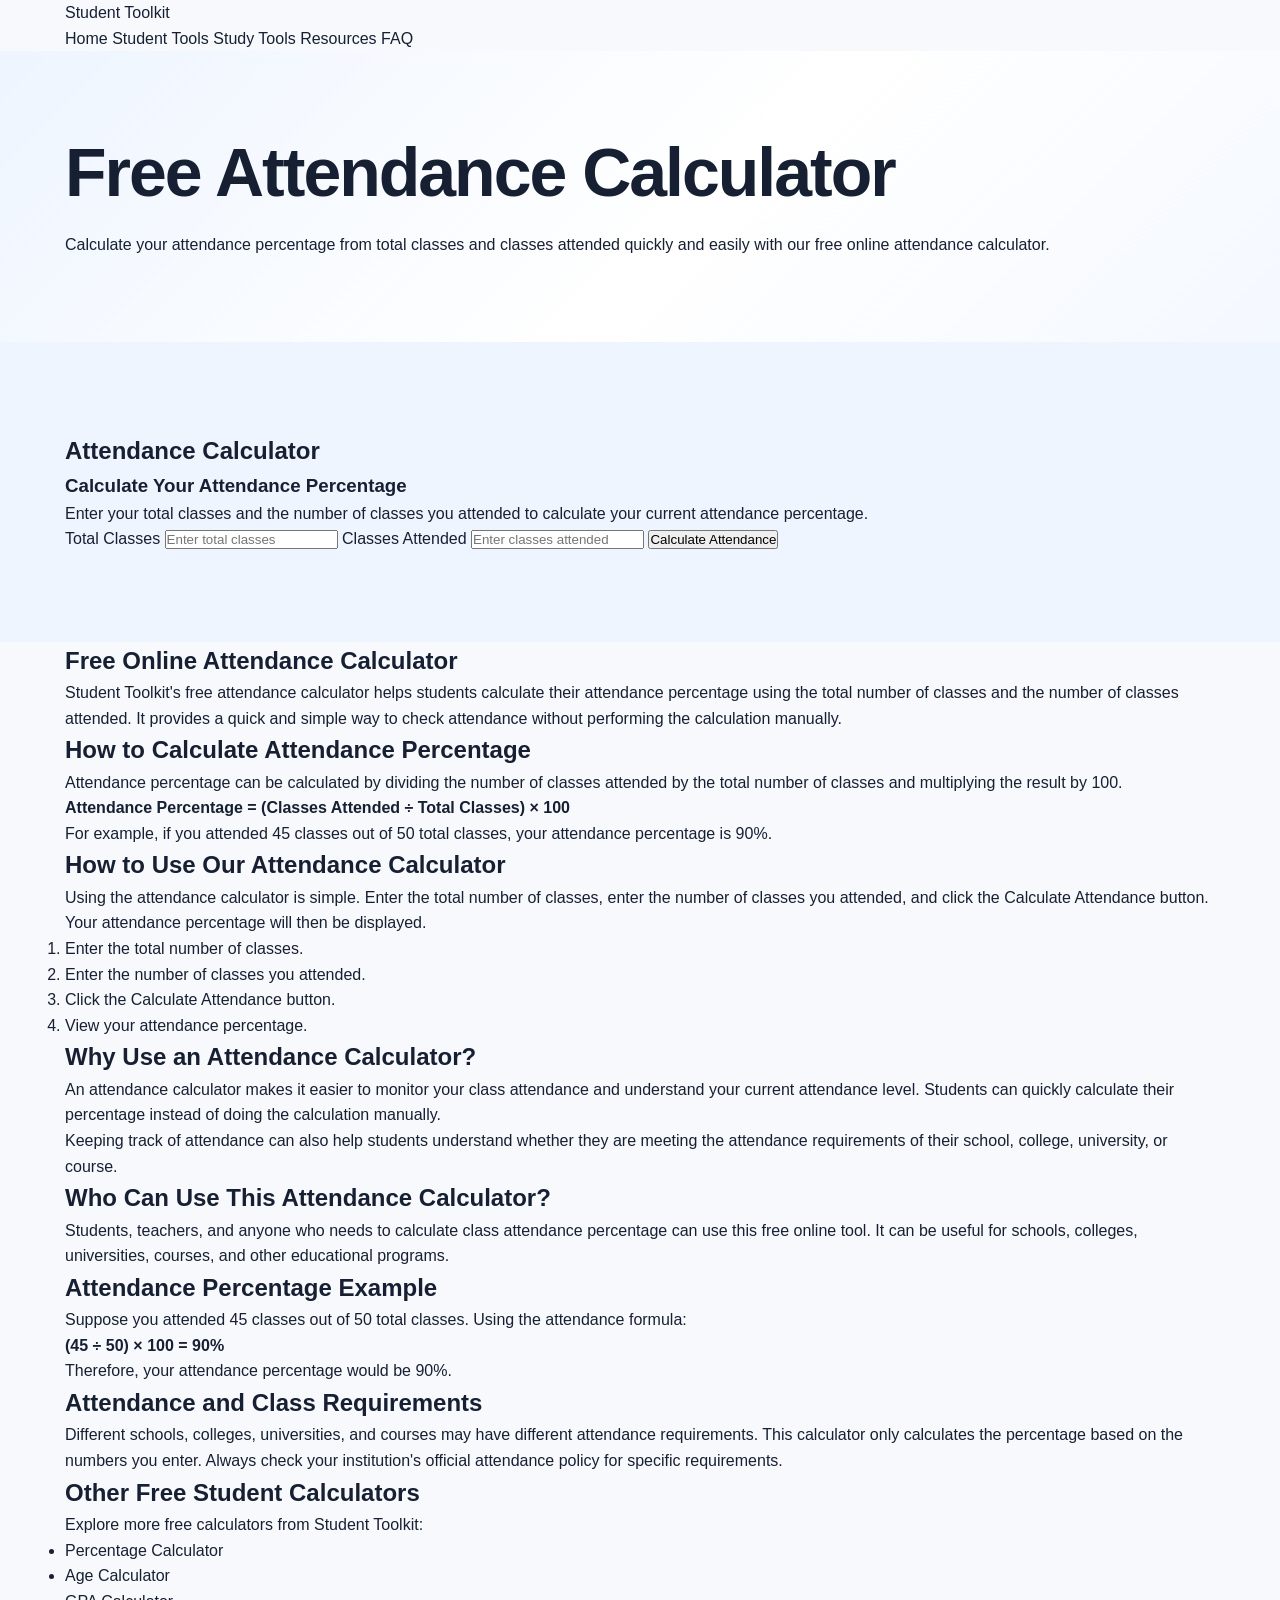
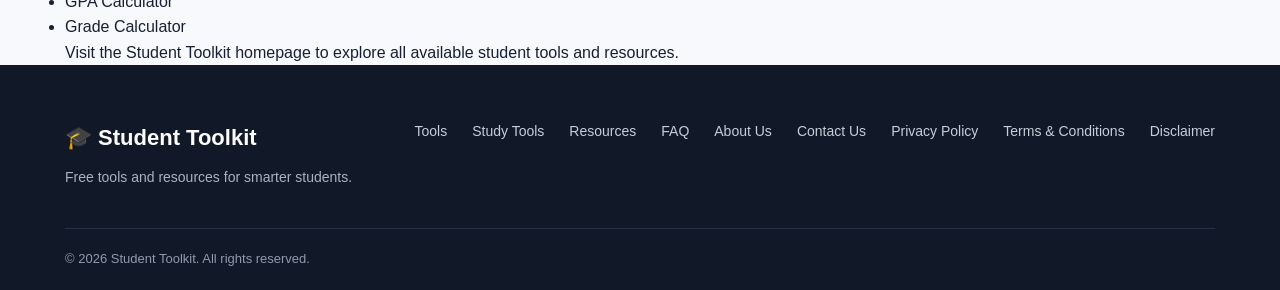
<file: attendance-calculator.html>
<!DOCTYPE html>
<html lang="en">
<head>
    <meta charset="UTF-8">

    <meta name="viewport" content="width=device-width, initial-scale=1.0">

    <title>Attendance Calculator - Free Attendance Percentage Calculator | Student Toolkit</title>

    <meta name="description" content="Use Student Toolkit's free attendance calculator to calculate your attendance percentage from total classes and classes attended quickly and easily.">

    <meta name="keywords" content="attendance calculator, free attendance calculator, attendance percentage calculator, class attendance calculator, student attendance calculator, calculate attendance percentage, attendance tracker">

    <meta name="author" content="Student Toolkit">

    <link rel="canonical" href="https://studenttoolkit1.github.io/student-toolkit/attendance-calculator.html">

    <link rel="stylesheet" href="style.css">
</head>

<body>

<header>
    <div class="container">

        <div class="site-title">
            <a href="index.html">Student Toolkit</a>
        </div>

        <nav aria-label="Main navigation">
            <a href="index.html">Home</a>
            <a href="index.html#tools">Student Tools</a>
            <a href="index.html#study-tools">Study Tools</a>
            <a href="index.html#resources">Resources</a>
            <a href="index.html#faq">FAQ</a>
        </nav>

    </div>
</header>


<main>

    <!-- ================= HERO ================= -->

    <section class="hero">
        <div class="container">

            <h1>Free Attendance Calculator</h1>

            <p>
                Calculate your attendance percentage from total classes
                and classes attended quickly and easily with our free
                online attendance calculator.
            </p>

        </div>
    </section>


    <!-- ================= CALCULATOR ================= -->

    <section class="calculator-section">
        <div class="container">

            <h2>Attendance Calculator</h2>

            <div class="calculator-card">

                <h3>Calculate Your Attendance Percentage</h3>

                <p>
                    Enter your total classes and the number of classes
                    you attended to calculate your current attendance
                    percentage.
                </p>

                <label for="totalClasses">
                    Total Classes
                </label>

                <input
                    type="number"
                    id="totalClasses"
                    placeholder="Enter total classes"
                    min="1"
                    step="1"
                    aria-label="Total classes"
                >


                <label for="attendedClasses">
                    Classes Attended
                </label>

                <input
                    type="number"
                    id="attendedClasses"
                    placeholder="Enter classes attended"
                    min="0"
                    step="1"
                    aria-label="Classes attended"
                >


                <button type="button" onclick="calculateAttendance()">
                    Calculate Attendance
                </button>

                <p id="attendanceResult" aria-live="polite"></p>

            </div>

        </div>
    </section>


    <!-- ================= SEO CONTENT ================= -->

    <section class="seo-content">
        <div class="container">

            <h2>Free Online Attendance Calculator</h2>

            <p>
                Student Toolkit's free attendance calculator helps students
                calculate their attendance percentage using the total number
                of classes and the number of classes attended. It provides a
                quick and simple way to check attendance without performing
                the calculation manually.
            </p>


            <h2>How to Calculate Attendance Percentage</h2>

            <p>
                Attendance percentage can be calculated by dividing the
                number of classes attended by the total number of classes
                and multiplying the result by 100.
            </p>

            <p>
                <strong>
                    Attendance Percentage =
                    (Classes Attended ÷ Total Classes) × 100
                </strong>
            </p>

            <p>
                For example, if you attended 45 classes out of 50 total
                classes, your attendance percentage is 90%.
            </p>


            <h2>How to Use Our Attendance Calculator</h2>

            <p>
                Using the attendance calculator is simple. Enter the total
                number of classes, enter the number of classes you attended,
                and click the Calculate Attendance button. Your attendance
                percentage will then be displayed.
            </p>

            <ol>
                <li>Enter the total number of classes.</li>
                <li>Enter the number of classes you attended.</li>
                <li>Click the Calculate Attendance button.</li>
                <li>View your attendance percentage.</li>
            </ol>


            <h2>Why Use an Attendance Calculator?</h2>

            <p>
                An attendance calculator makes it easier to monitor your
                class attendance and understand your current attendance
                level. Students can quickly calculate their percentage
                instead of doing the calculation manually.
            </p>

            <p>
                Keeping track of attendance can also help students understand
                whether they are meeting the attendance requirements of their
                school, college, university, or course.
            </p>


            <h2>Who Can Use This Attendance Calculator?</h2>

            <p>
                Students, teachers, and anyone who needs to calculate class
                attendance percentage can use this free online tool. It can
                be useful for schools, colleges, universities, courses, and
                other educational programs.
            </p>


            <h2>Attendance Percentage Example</h2>

            <p>
                Suppose you attended 45 classes out of 50 total classes.
                Using the attendance formula:
            </p>

            <p>
                <strong>
                    (45 ÷ 50) × 100 = 90%
                </strong>
            </p>

            <p>
                Therefore, your attendance percentage would be 90%.
            </p>


            <h2>Attendance and Class Requirements</h2>

            <p>
                Different schools, colleges, universities, and courses may
                have different attendance requirements. This calculator only
                calculates the percentage based on the numbers you enter.
                Always check your institution's official attendance policy
                for specific requirements.
            </p>


            <h2>Other Free Student Calculators</h2>

            <p>
                Explore more free calculators from Student Toolkit:
            </p>

            <ul>

                <li>
                    <a href="percentage-calculator.html">
                        Percentage Calculator
                    </a>
                </li>

                <li>
                    <a href="age-calculator.html">
                        Age Calculator
                    </a>
                </li>

                <li>
                    <a href="gpa-calculator.html">
                        GPA Calculator
                    </a>
                </li>

                <li>
                    <a href="grade-calculator.html">
                        Grade Calculator
                    </a>
                </li>

            </ul>

            <p>
                Visit the
                <a href="index.html">Student Toolkit homepage</a>
                to explore all available student tools and resources.
            </p>

        </div>
    </section>

</main>


<!-- ================= FOOTER ================= -->

<footer class="site-footer">

    <div class="container footer-content">

        <div class="footer-brand">

            <a href="index.html" class="logo">
                🎓 Student Toolkit
            </a>

            <p>
                Free tools and resources for smarter students.
            </p>

        </div>


        <div class="footer-links">

            <a href="index.html#tools">Tools</a>

            <a href="index.html#study-tools">Study Tools</a>

            <a href="index.html#resources">Resources</a>

            <a href="index.html#faq">FAQ</a>

            <a href="about.html">About Us</a>

            <a href="contact.html">Contact Us</a>

            <a href="privacy.html">Privacy Policy</a>

            <a href="terms.html">Terms & Conditions</a>

            <a href="disclaimer.html">Disclaimer</a>

        </div>

    </div>


    <div class="container footer-bottom">

        <p>
            © <span id="currentYear"></span> Student Toolkit.
            All rights reserved.
        </p>

    </div>

</footer>


<script src="script.js"></script>

</body>
</html>
</file>
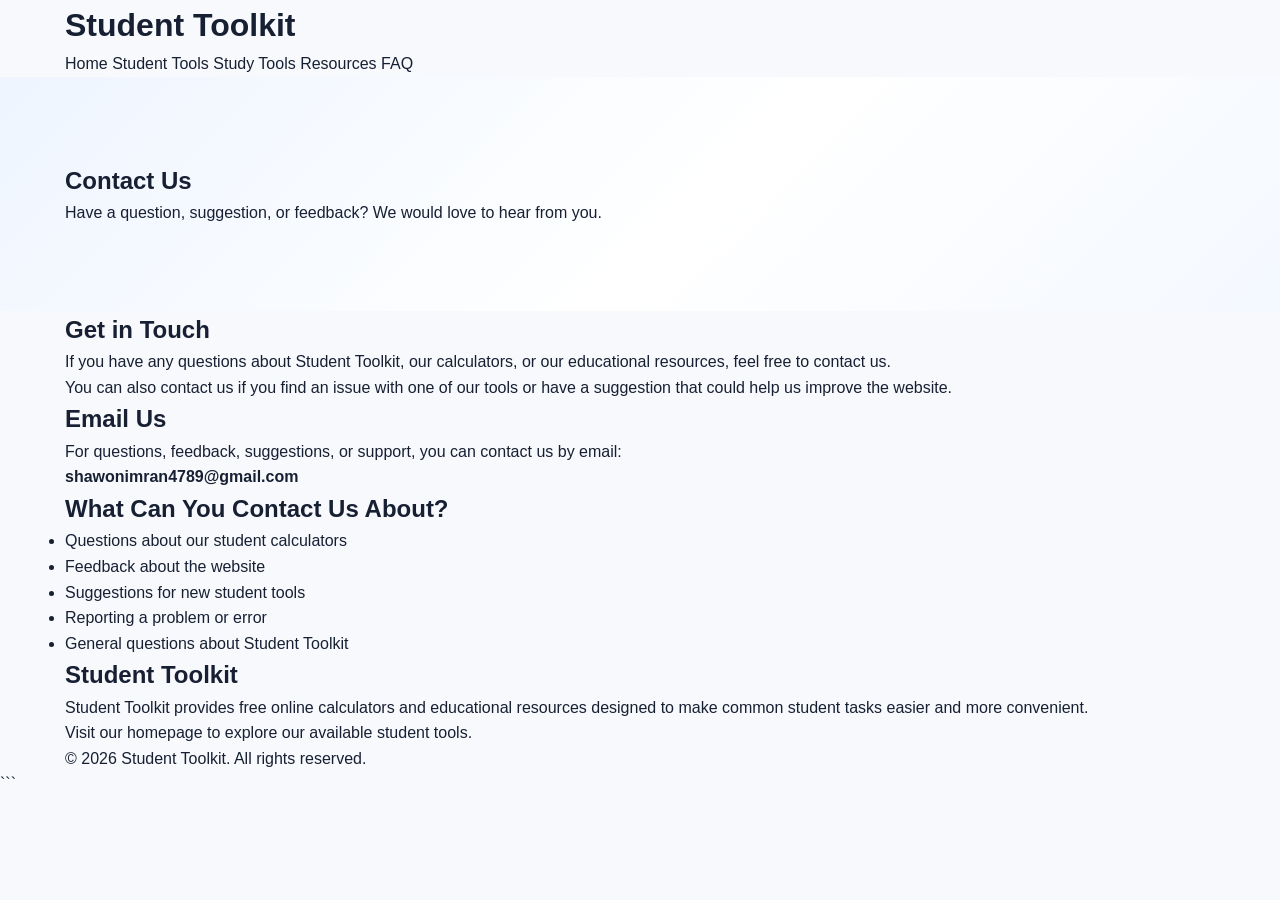
<file: contact.html>
<!DOCTYPE html>
<html lang="en">
<head>
    <meta charset="UTF-8">
    <meta name="viewport" content="width=device-width, initial-scale=1.0">

    <title>Contact Us - Student Toolkit | Get in Touch</title>

    <meta name="description" content="Contact Student Toolkit for questions, feedback, suggestions, or support regarding our free student tools and resources.">

    <meta name="keywords" content="contact Student Toolkit, student tools contact, student resources support, free student calculator contact">

    <meta name="author" content="Student Toolkit">

    <link rel="canonical" href="https://studenttoolkit1.github.io/student-toolkit/contact.html">

    <link rel="stylesheet" href="style.css">
</head>

<body>

<header>
    <div class="container">

        <h1>Student Toolkit</h1>

        <nav>
            <a href="index.html">Home</a>
            <a href="index.html#tools">Student Tools</a>
            <a href="index.html#study-tools">Study Tools</a>
            <a href="index.html#resources">Resources</a>
            <a href="index.html#faq">FAQ</a>
        </nav>

    </div>
</header>


<main>

    <section class="hero">
        <div class="container">

            <h2>Contact Us</h2>

            <p>
                Have a question, suggestion, or feedback?
                We would love to hear from you.
            </p>

        </div>
    </section>


    <section class="seo-content">
        <div class="container">

            <h2>Get in Touch</h2>

            <p>
                If you have any questions about Student Toolkit, our
                calculators, or our educational resources, feel free to
                contact us.
            </p>

            <p>
                You can also contact us if you find an issue with one of
                our tools or have a suggestion that could help us improve
                the website.
            </p>


            <h2>Email Us</h2>

            <p>
                For questions, feedback, suggestions, or support, you can
                contact us by email:
            </p>

            <p>
                <strong>
                    <a href="mailto:shawonimran4789@gmail.com">
                        shawonimran4789@gmail.com
                    </a>
                </strong>
            </p>


            <h2>What Can You Contact Us About?</h2>

            <ul>
                <li>Questions about our student calculators</li>
                <li>Feedback about the website</li>
                <li>Suggestions for new student tools</li>
                <li>Reporting a problem or error</li>
                <li>General questions about Student Toolkit</li>
            </ul>


            <h2>Student Toolkit</h2>

            <p>
                Student Toolkit provides free online calculators and
                educational resources designed to make common student
                tasks easier and more convenient.
            </p>

            <p>
                Visit our
                <a href="index.html">
                    homepage
                </a>
                to explore our available student tools.
            </p>

        </div>
    </section>

</main>


<footer>
    <div class="container">

        <p>
            © <span id="currentYear"></span> Student Toolkit.
            All rights reserved.
        </p>

    </div>
</footer>


<script src="script.js"></script>

</body>
</html>
```
</file>
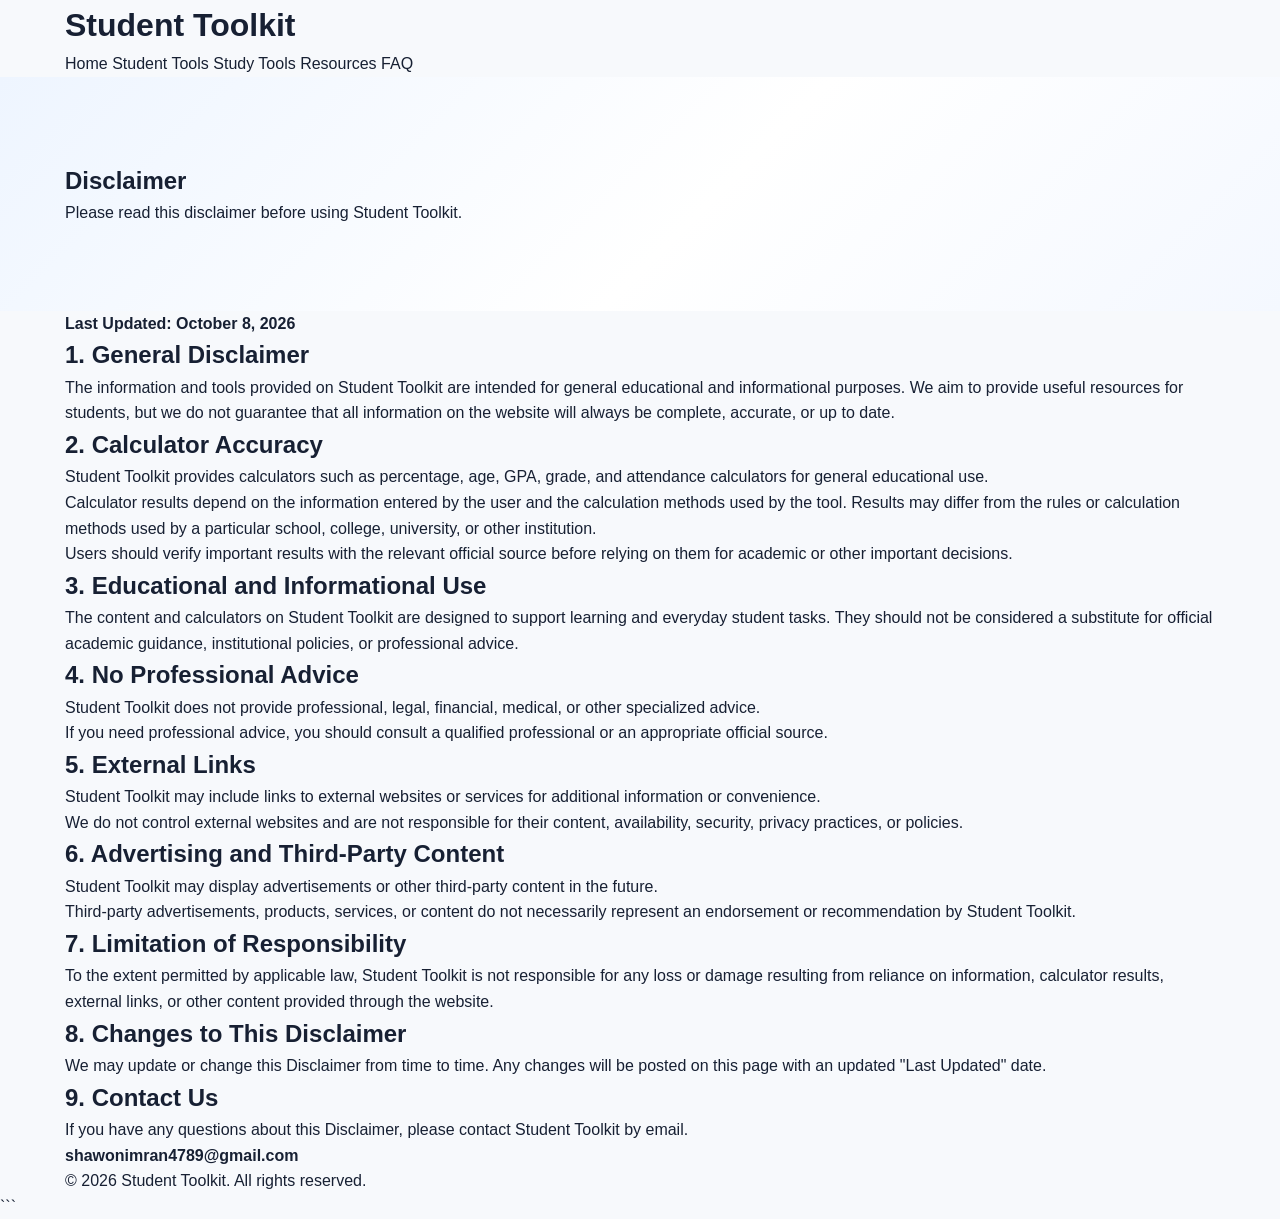
<file: disclaimer.html>
<!DOCTYPE html>
<html lang="en">
<head>
    <meta charset="UTF-8">
    <meta name="viewport" content="width=device-width, initial-scale=1.0">

    <title>Disclaimer - Student Toolkit</title>

    <meta name="description" content="Read the disclaimer for Student Toolkit's free student calculators, educational tools, resources, and third-party content.">

    <meta name="keywords" content="Student Toolkit disclaimer, student calculator disclaimer, educational website disclaimer, student tools disclaimer">

    <meta name="author" content="Student Toolkit">

    <link rel="canonical" href="https://studenttoolkit1.github.io/student-toolkit/disclaimer.html">

    <link rel="stylesheet" href="style.css">
</head>

<body>

<header>
    <div class="container">

        <h1>Student Toolkit</h1>

        <nav>
            <a href="index.html">Home</a>
            <a href="index.html#tools">Student Tools</a>
            <a href="index.html#study-tools">Study Tools</a>
            <a href="index.html#resources">Resources</a>
            <a href="index.html#faq">FAQ</a>
        </nav>

    </div>
</header>


<main>

    <section class="hero">
        <div class="container">

            <h2>Disclaimer</h2>

            <p>
                Please read this disclaimer before using Student Toolkit.
            </p>

        </div>
    </section>


    <section class="seo-content">
        <div class="container">

            <p>
                <strong>Last Updated: October 8, 2026</strong>
            </p>


            <h2>1. General Disclaimer</h2>

            <p>
                The information and tools provided on Student Toolkit are
                intended for general educational and informational purposes.
                We aim to provide useful resources for students, but we do
                not guarantee that all information on the website will always
                be complete, accurate, or up to date.
            </p>


            <h2>2. Calculator Accuracy</h2>

            <p>
                Student Toolkit provides calculators such as percentage,
                age, GPA, grade, and attendance calculators for general
                educational use.
            </p>

            <p>
                Calculator results depend on the information entered by the
                user and the calculation methods used by the tool. Results
                may differ from the rules or calculation methods used by a
                particular school, college, university, or other institution.
            </p>

            <p>
                Users should verify important results with the relevant
                official source before relying on them for academic or other
                important decisions.
            </p>


            <h2>3. Educational and Informational Use</h2>

            <p>
                The content and calculators on Student Toolkit are designed
                to support learning and everyday student tasks. They should
                not be considered a substitute for official academic
                guidance, institutional policies, or professional advice.
            </p>


            <h2>4. No Professional Advice</h2>

            <p>
                Student Toolkit does not provide professional, legal,
                financial, medical, or other specialized advice.
            </p>

            <p>
                If you need professional advice, you should consult a
                qualified professional or an appropriate official source.
            </p>


            <h2>5. External Links</h2>

            <p>
                Student Toolkit may include links to external websites or
                services for additional information or convenience.
            </p>

            <p>
                We do not control external websites and are not responsible
                for their content, availability, security, privacy practices,
                or policies.
            </p>


            <h2>6. Advertising and Third-Party Content</h2>

            <p>
                Student Toolkit may display advertisements or other
                third-party content in the future.
            </p>

            <p>
                Third-party advertisements, products, services, or content
                do not necessarily represent an endorsement or recommendation
                by Student Toolkit.
            </p>


            <h2>7. Limitation of Responsibility</h2>

            <p>
                To the extent permitted by applicable law, Student Toolkit
                is not responsible for any loss or damage resulting from
                reliance on information, calculator results, external links,
                or other content provided through the website.
            </p>


            <h2>8. Changes to This Disclaimer</h2>

            <p>
                We may update or change this Disclaimer from time to time.
                Any changes will be posted on this page with an updated
                "Last Updated" date.
            </p>


            <h2>9. Contact Us</h2>

            <p>
                If you have any questions about this Disclaimer, please
                contact Student Toolkit by email.
            </p>

            <p>
                <strong>
                    <a href="mailto:shawonimran4789@gmail.com">
                        shawonimran4789@gmail.com
                    </a>
                </strong>
            </p>

        </div>
    </section>

</main>


<footer>
    <div class="container">

        <p>
            © <span id="currentYear"></span> Student Toolkit.
            All rights reserved.
        </p>

    </div>
</footer>


<script src="script.js"></script>

</body>
</html>
```
</file>
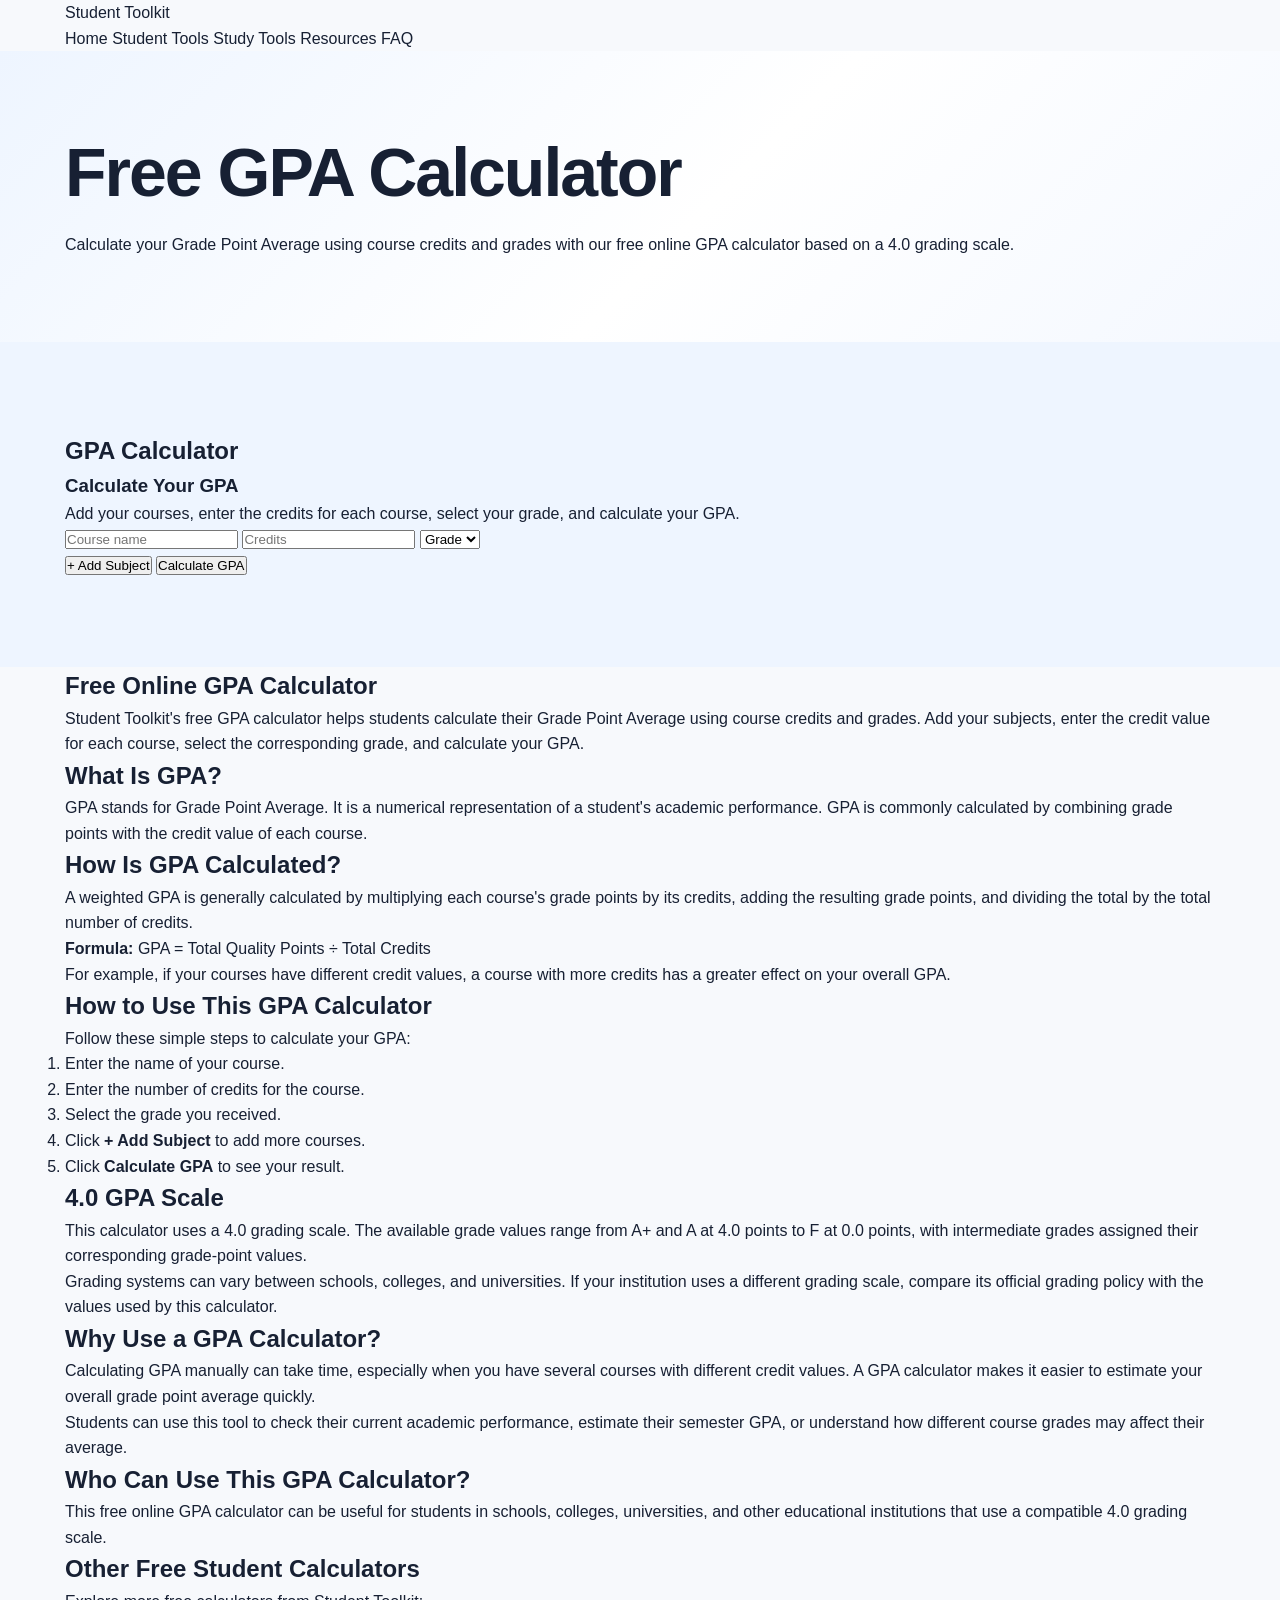
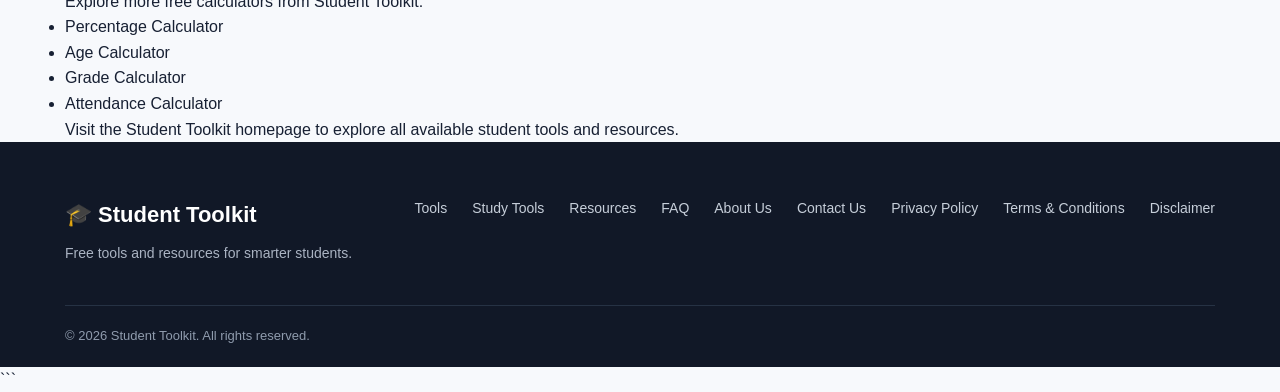
<file: gpa-calculator.html>
<!DOCTYPE html>
<html lang="en">
<head>
    <meta charset="UTF-8">

    <meta name="viewport" content="width=device-width, initial-scale=1.0">

    <title>GPA Calculator - Free Online GPA Calculator | Student Toolkit</title>

    <meta name="description" content="Use Student Toolkit's free GPA calculator to calculate your grade point average using course credits and grades on a 4.0 scale.">

    <meta name="keywords" content="GPA calculator, free GPA calculator, online GPA calculator, grade point average calculator, 4.0 GPA calculator, college GPA calculator, student GPA calculator, calculate GPA">

    <meta name="author" content="Student Toolkit">

    <link rel="canonical" href="https://studenttoolkit1.github.io/student-toolkit/gpa-calculator.html">

    <link rel="stylesheet" href="style.css">
</head>

<body>

<header>
    <div class="container">

        <div class="site-title">
            <a href="index.html">Student Toolkit</a>
        </div>

        <nav aria-label="Main navigation">
            <a href="index.html">Home</a>
            <a href="index.html#tools">Student Tools</a>
            <a href="index.html#study-tools">Study Tools</a>
            <a href="index.html#resources">Resources</a>
            <a href="index.html#faq">FAQ</a>
        </nav>

    </div>
</header>


<main>

    <!-- ================= HERO ================= -->

    <section class="hero">
        <div class="container">

            <h1>Free GPA Calculator</h1>

            <p>
                Calculate your Grade Point Average using course credits and
                grades with our free online GPA calculator based on a 4.0
                grading scale.
            </p>

        </div>
    </section>


    <!-- ================= CALCULATOR ================= -->

    <section class="calculator-section">
        <div class="container">

            <h2>GPA Calculator</h2>

            <div class="calculator-card">

                <h3>Calculate Your GPA</h3>

                <p>
                    Add your courses, enter the credits for each course,
                    select your grade, and calculate your GPA.
                </p>

                <div id="gpaRows">

                    <div class="gpa-row">

                        <input
                            type="text"
                            placeholder="Course name"
                            class="course-name"
                            aria-label="Course name"
                        >

                        <input
                            type="number"
                            placeholder="Credits"
                            class="course-credit"
                            min="0"
                            step="0.5"
                            aria-label="Course credits"
                        >

                        <select
                            class="course-grade"
                            aria-label="Course grade"
                        >

                            <option value="">Grade</option>

                            <option value="4.0">A+</option>
                            <option value="4.0">A</option>
                            <option value="3.7">A-</option>
                            <option value="3.3">B+</option>
                            <option value="3.0">B</option>
                            <option value="2.7">B-</option>
                            <option value="2.3">C+</option>
                            <option value="2.0">C</option>
                            <option value="1.7">C-</option>
                            <option value="1.3">D+</option>
                            <option value="1.0">D</option>
                            <option value="0.0">F</option>

                        </select>

                    </div>

                </div>


                <button type="button" onclick="addGpaRow()">
                    + Add Subject
                </button>

                <button type="button" onclick="calculateGPA()">
                    Calculate GPA
                </button>

                <p id="gpaResult" aria-live="polite"></p>

            </div>

        </div>
    </section>


    <!-- ================= SEO CONTENT ================= -->

    <section class="seo-content">
        <div class="container">

            <h2>Free Online GPA Calculator</h2>

            <p>
                Student Toolkit's free GPA calculator helps students calculate
                their Grade Point Average using course credits and grades.
                Add your subjects, enter the credit value for each course,
                select the corresponding grade, and calculate your GPA.
            </p>


            <h2>What Is GPA?</h2>

            <p>
                GPA stands for Grade Point Average. It is a numerical
                representation of a student's academic performance. GPA is
                commonly calculated by combining grade points with the credit
                value of each course.
            </p>


            <h2>How Is GPA Calculated?</h2>

            <p>
                A weighted GPA is generally calculated by multiplying each
                course's grade points by its credits, adding the resulting
                grade points, and dividing the total by the total number of
                credits.
            </p>

            <p>
                <strong>Formula:</strong>
                GPA = Total Quality Points ÷ Total Credits
            </p>

            <p>
                For example, if your courses have different credit values,
                a course with more credits has a greater effect on your
                overall GPA.
            </p>


            <h2>How to Use This GPA Calculator</h2>

            <p>
                Follow these simple steps to calculate your GPA:
            </p>

            <ol>
                <li>Enter the name of your course.</li>
                <li>Enter the number of credits for the course.</li>
                <li>Select the grade you received.</li>
                <li>Click <strong>+ Add Subject</strong> to add more courses.</li>
                <li>Click <strong>Calculate GPA</strong> to see your result.</li>
            </ol>


            <h2>4.0 GPA Scale</h2>

            <p>
                This calculator uses a 4.0 grading scale. The available
                grade values range from A+ and A at 4.0 points to F at
                0.0 points, with intermediate grades assigned their
                corresponding grade-point values.
            </p>

            <p>
                Grading systems can vary between schools, colleges, and
                universities. If your institution uses a different grading
                scale, compare its official grading policy with the values
                used by this calculator.
            </p>


            <h2>Why Use a GPA Calculator?</h2>

            <p>
                Calculating GPA manually can take time, especially when you
                have several courses with different credit values. A GPA
                calculator makes it easier to estimate your overall grade
                point average quickly.
            </p>

            <p>
                Students can use this tool to check their current academic
                performance, estimate their semester GPA, or understand how
                different course grades may affect their average.
            </p>


            <h2>Who Can Use This GPA Calculator?</h2>

            <p>
                This free online GPA calculator can be useful for students
                in schools, colleges, universities, and other educational
                institutions that use a compatible 4.0 grading scale.
            </p>


            <h2>Other Free Student Calculators</h2>

            <p>
                Explore more free calculators from Student Toolkit:
            </p>

            <ul>

                <li>
                    <a href="percentage-calculator.html">
                        Percentage Calculator
                    </a>
                </li>

                <li>
                    <a href="age-calculator.html">
                        Age Calculator
                    </a>
                </li>

                <li>
                    <a href="grade-calculator.html">
                        Grade Calculator
                    </a>
                </li>

                <li>
                    <a href="attendance-calculator.html">
                        Attendance Calculator
                    </a>
                </li>

            </ul>

            <p>
                Visit the
                <a href="index.html">Student Toolkit homepage</a>
                to explore all available student tools and resources.
            </p>

        </div>
    </section>

</main>


<!-- ================= FOOTER ================= -->

<footer class="site-footer">

    <div class="container footer-content">

        <div class="footer-brand">

            <a href="index.html" class="logo">
                🎓 Student Toolkit
            </a>

            <p>
                Free tools and resources for smarter students.
            </p>

        </div>


        <div class="footer-links">

            <a href="index.html#tools">Tools</a>

            <a href="index.html#study-tools">Study Tools</a>

            <a href="index.html#resources">Resources</a>

            <a href="index.html#faq">FAQ</a>

            <a href="about.html">About Us</a>

            <a href="contact.html">Contact Us</a>

            <a href="privacy.html">Privacy Policy</a>

            <a href="terms.html">Terms & Conditions</a>

            <a href="disclaimer.html">Disclaimer</a>

        </div>

    </div>


    <div class="container footer-bottom">

        <p>
            © <span id="currentYear"></span> Student Toolkit.
            All rights reserved.
        </p>

    </div>

</footer>


<script src="script.js"></script>

</body>
</html>
```
</file>
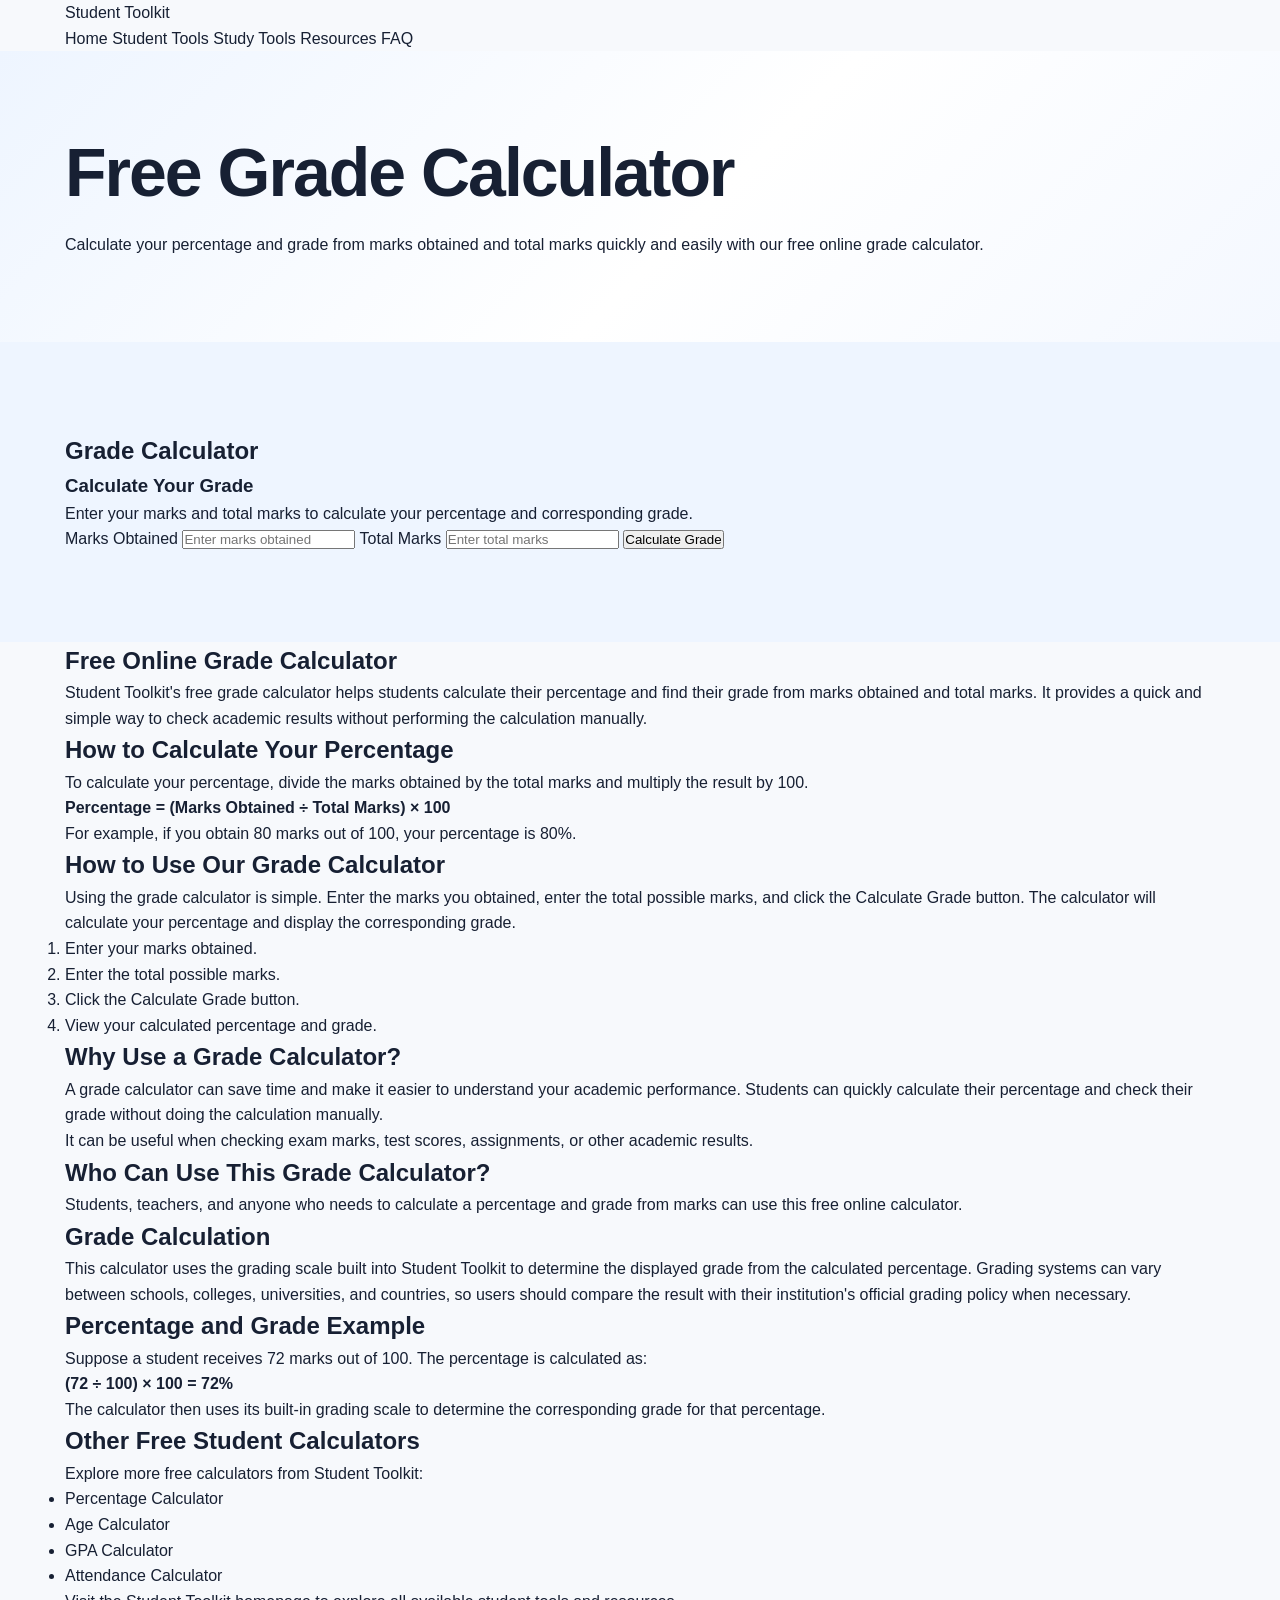
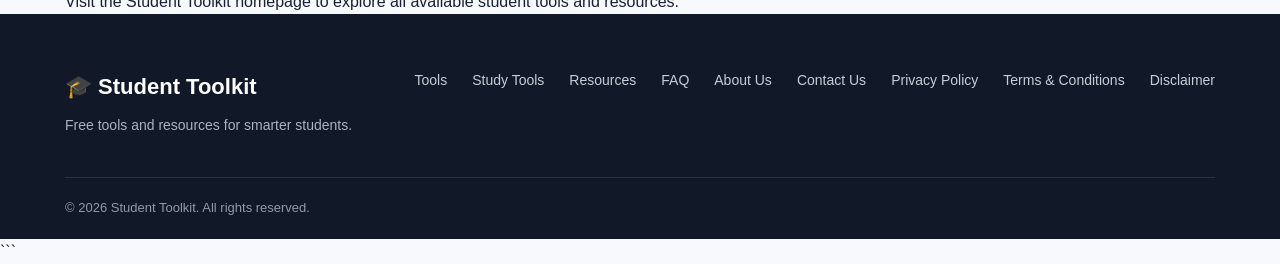
<file: grade-calculator.html>
<!DOCTYPE html>
<html lang="en">
<head>
    <meta charset="UTF-8">

    <meta name="viewport" content="width=device-width, initial-scale=1.0">

    <title>Grade Calculator - Free Online Grade Calculator | Student Toolkit</title>

    <meta name="description" content="Use Student Toolkit's free grade calculator to calculate your percentage and grade from marks obtained and total marks quickly and easily.">

    <meta name="keywords" content="grade calculator, free grade calculator, online grade calculator, marks percentage calculator, percentage and grade calculator, student grade calculator, calculate grade">

    <meta name="author" content="Student Toolkit">

    <link rel="canonical" href="https://studenttoolkit1.github.io/student-toolkit/grade-calculator.html">

    <link rel="stylesheet" href="style.css">
</head>

<body>

<header>
    <div class="container">

        <div class="site-title">
            <a href="index.html">Student Toolkit</a>
        </div>

        <nav aria-label="Main navigation">
            <a href="index.html">Home</a>
            <a href="index.html#tools">Student Tools</a>
            <a href="index.html#study-tools">Study Tools</a>
            <a href="index.html#resources">Resources</a>
            <a href="index.html#faq">FAQ</a>
        </nav>

    </div>
</header>


<main>

    <!-- ================= HERO ================= -->

    <section class="hero">
        <div class="container">

            <h1>Free Grade Calculator</h1>

            <p>
                Calculate your percentage and grade from marks obtained and
                total marks quickly and easily with our free online grade
                calculator.
            </p>

        </div>
    </section>


    <!-- ================= CALCULATOR ================= -->

    <section class="calculator-section">
        <div class="container">

            <h2>Grade Calculator</h2>

            <div class="calculator-card">

                <h3>Calculate Your Grade</h3>

                <p>
                    Enter your marks and total marks to calculate your
                    percentage and corresponding grade.
                </p>

                <label for="marksObtained">
                    Marks Obtained
                </label>

                <input
                    type="number"
                    id="marksObtained"
                    placeholder="Enter marks obtained"
                    min="0"
                    step="any"
                    aria-label="Marks obtained"
                >


                <label for="totalMarks">
                    Total Marks
                </label>

                <input
                    type="number"
                    id="totalMarks"
                    placeholder="Enter total marks"
                    min="1"
                    step="any"
                    aria-label="Total marks"
                >


                <button type="button" onclick="calculateGrade()">
                    Calculate Grade
                </button>

                <p id="gradeResult" aria-live="polite"></p>

            </div>

        </div>
    </section>


    <!-- ================= SEO CONTENT ================= -->

    <section class="seo-content">
        <div class="container">

            <h2>Free Online Grade Calculator</h2>

            <p>
                Student Toolkit's free grade calculator helps students
                calculate their percentage and find their grade from marks
                obtained and total marks. It provides a quick and simple way
                to check academic results without performing the calculation
                manually.
            </p>


            <h2>How to Calculate Your Percentage</h2>

            <p>
                To calculate your percentage, divide the marks obtained by
                the total marks and multiply the result by 100.
            </p>

            <p>
                <strong>
                    Percentage = (Marks Obtained ÷ Total Marks) × 100
                </strong>
            </p>

            <p>
                For example, if you obtain 80 marks out of 100, your
                percentage is 80%.
            </p>


            <h2>How to Use Our Grade Calculator</h2>

            <p>
                Using the grade calculator is simple. Enter the marks you
                obtained, enter the total possible marks, and click the
                Calculate Grade button. The calculator will calculate your
                percentage and display the corresponding grade.
            </p>

            <ol>
                <li>Enter your marks obtained.</li>
                <li>Enter the total possible marks.</li>
                <li>Click the Calculate Grade button.</li>
                <li>View your calculated percentage and grade.</li>
            </ol>


            <h2>Why Use a Grade Calculator?</h2>

            <p>
                A grade calculator can save time and make it easier to
                understand your academic performance. Students can quickly
                calculate their percentage and check their grade without
                doing the calculation manually.
            </p>

            <p>
                It can be useful when checking exam marks, test scores,
                assignments, or other academic results.
            </p>


            <h2>Who Can Use This Grade Calculator?</h2>

            <p>
                Students, teachers, and anyone who needs to calculate a
                percentage and grade from marks can use this free online
                calculator.
            </p>


            <h2>Grade Calculation</h2>

            <p>
                This calculator uses the grading scale built into Student
                Toolkit to determine the displayed grade from the calculated
                percentage. Grading systems can vary between schools,
                colleges, universities, and countries, so users should
                compare the result with their institution's official grading
                policy when necessary.
            </p>


            <h2>Percentage and Grade Example</h2>

            <p>
                Suppose a student receives 72 marks out of 100. The
                percentage is calculated as:
            </p>

            <p>
                <strong>
                    (72 ÷ 100) × 100 = 72%
                </strong>
            </p>

            <p>
                The calculator then uses its built-in grading scale to
                determine the corresponding grade for that percentage.
            </p>


            <h2>Other Free Student Calculators</h2>

            <p>
                Explore more free calculators from Student Toolkit:
            </p>

            <ul>

                <li>
                    <a href="percentage-calculator.html">
                        Percentage Calculator
                    </a>
                </li>

                <li>
                    <a href="age-calculator.html">
                        Age Calculator
                    </a>
                </li>

                <li>
                    <a href="gpa-calculator.html">
                        GPA Calculator
                    </a>
                </li>

                <li>
                    <a href="attendance-calculator.html">
                        Attendance Calculator
                    </a>
                </li>

            </ul>

            <p>
                Visit the
                <a href="index.html">Student Toolkit homepage</a>
                to explore all available student tools and resources.
            </p>

        </div>
    </section>

</main>


<!-- ================= FOOTER ================= -->

<footer class="site-footer">

    <div class="container footer-content">

        <div class="footer-brand">

            <a href="index.html" class="logo">
                🎓 Student Toolkit
            </a>

            <p>
                Free tools and resources for smarter students.
            </p>

        </div>


        <div class="footer-links">

            <a href="index.html#tools">Tools</a>

            <a href="index.html#study-tools">Study Tools</a>

            <a href="index.html#resources">Resources</a>

            <a href="index.html#faq">FAQ</a>

            <a href="about.html">About Us</a>

            <a href="contact.html">Contact Us</a>

            <a href="privacy.html">Privacy Policy</a>

            <a href="terms.html">Terms & Conditions</a>

            <a href="disclaimer.html">Disclaimer</a>

        </div>

    </div>


    <div class="container footer-bottom">

        <p>
            © <span id="currentYear"></span> Student Toolkit.
            All rights reserved.
        </p>

    </div>

</footer>


<script src="script.js"></script>

</body>
</html>
```
</file>
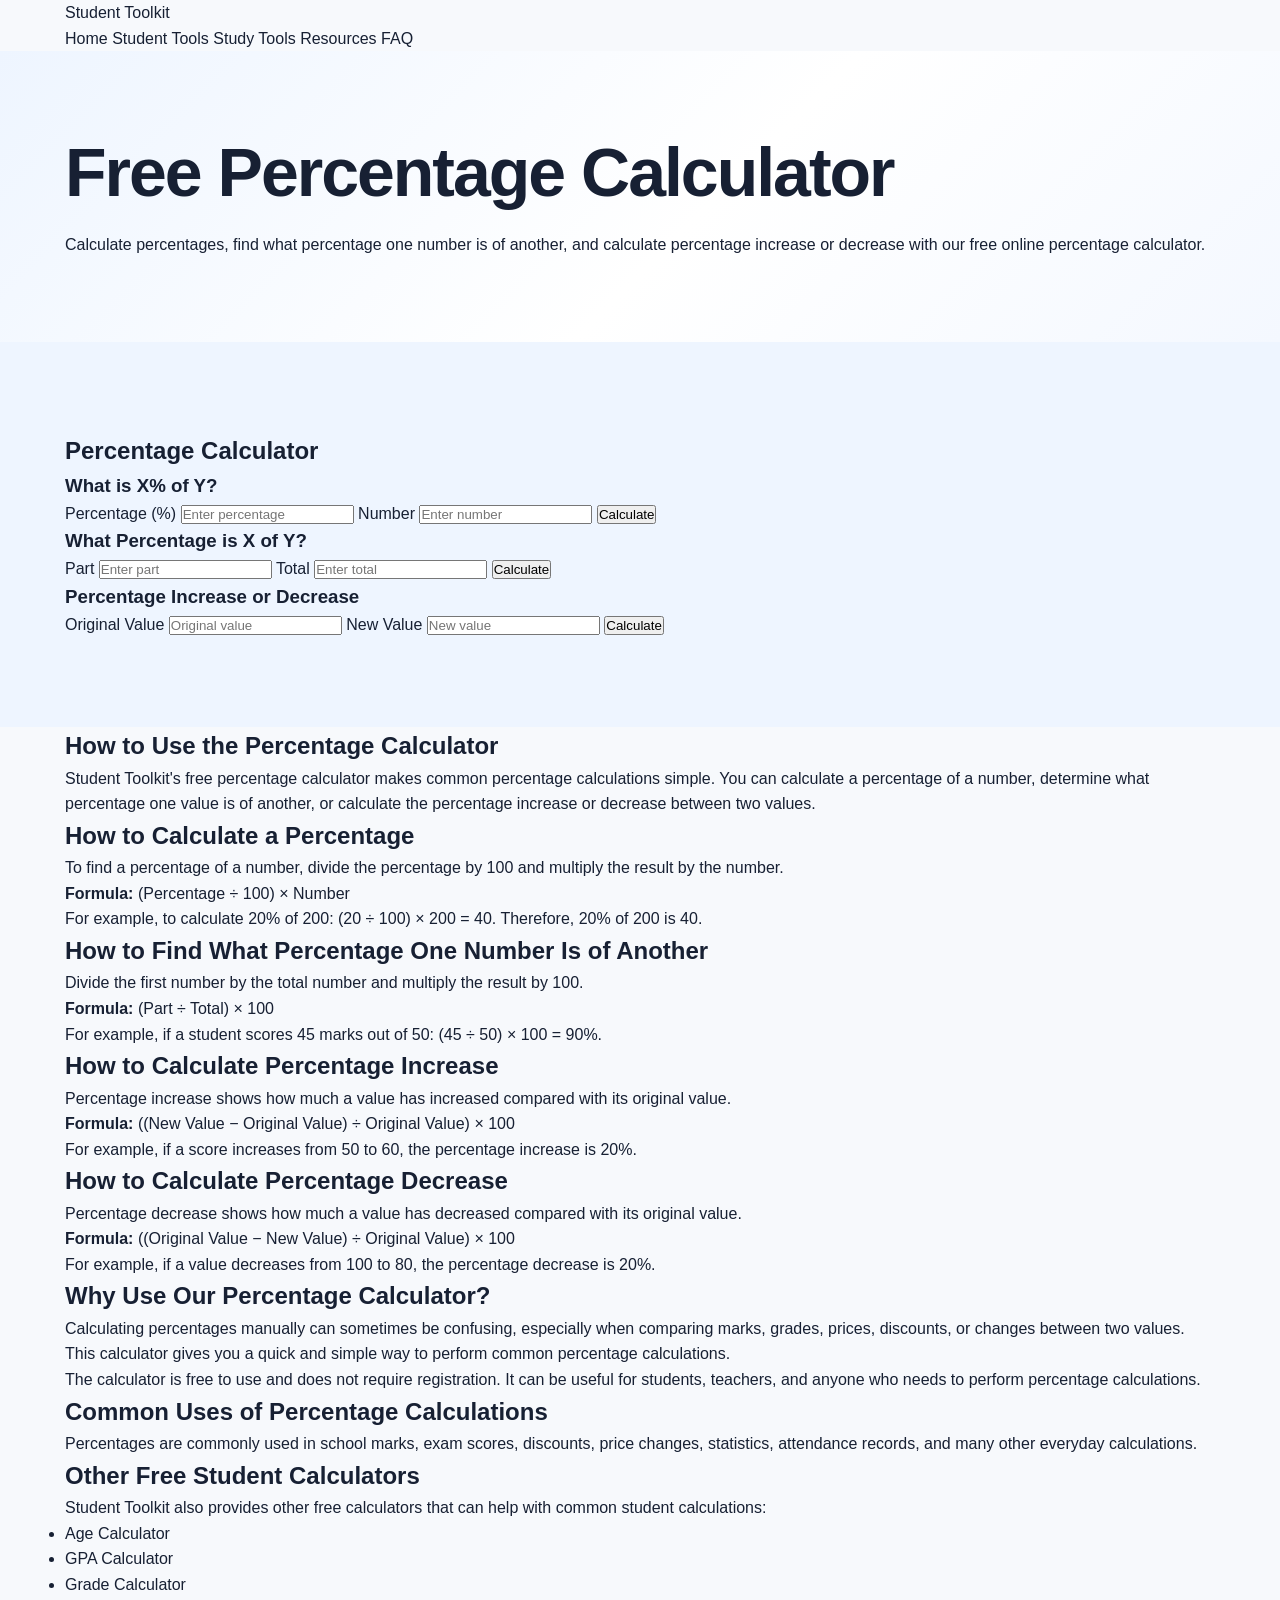
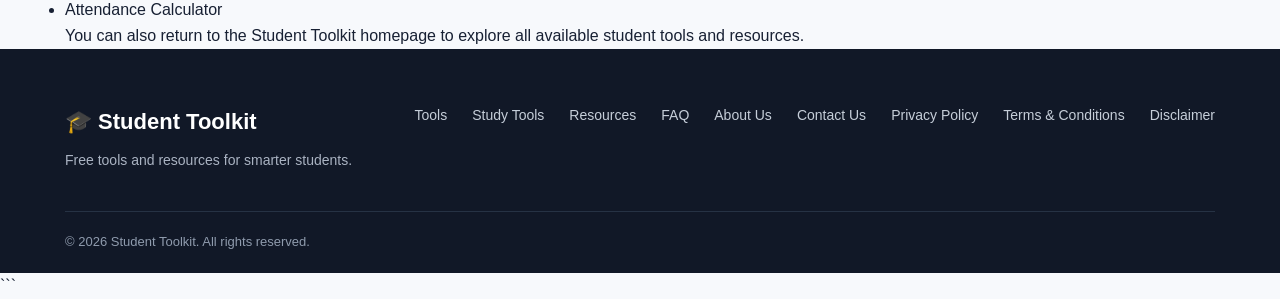
<file: percentage-calculator.html>
<!DOCTYPE html>
<html lang="en">
<head>
    <meta charset="UTF-8">

    <meta name="viewport" content="width=device-width, initial-scale=1.0">

    <title>Percentage Calculator - Free Online Calculator | Student Toolkit</title>

    <meta name="description" content="Use Student Toolkit's free percentage calculator to find percentages, percentage increase, percentage decrease, and percentage change quickly and easily.">

    <meta name="keywords" content="percentage calculator, free percentage calculator, percentage increase calculator, percentage decrease calculator, percentage change calculator, calculate percentage, student percentage calculator">

    <meta name="author" content="Student Toolkit">

    <link rel="canonical" href="https://studenttoolkit1.github.io/student-toolkit/percentage-calculator.html">

    <link rel="stylesheet" href="style.css">
</head>

<body>

<header>
    <div class="container">

        <div class="site-title">
            <a href="index.html">Student Toolkit</a>
        </div>

        <nav aria-label="Main navigation">
            <a href="index.html">Home</a>
            <a href="index.html#tools">Student Tools</a>
            <a href="index.html#study-tools">Study Tools</a>
            <a href="index.html#resources">Resources</a>
            <a href="index.html#faq">FAQ</a>
        </nav>

    </div>
</header>


<main>

    <!-- ================= HERO ================= -->

    <section class="hero">
        <div class="container">

            <h1>Free Percentage Calculator</h1>

            <p>
                Calculate percentages, find what percentage one number is of another,
                and calculate percentage increase or decrease with our free online
                percentage calculator.
            </p>

        </div>
    </section>


    <!-- ================= CALCULATOR ================= -->

    <section class="calculator-section">
        <div class="container">

            <h2>Percentage Calculator</h2>


            <!-- Calculator 1 -->

            <div class="calculator-card">

                <h3>What is X% of Y?</h3>

                <label for="percent1">Percentage (%)</label>

                <input
                    type="number"
                    id="percent1"
                    placeholder="Enter percentage"
                    step="any"
                >

                <label for="number1">Number</label>

                <input
                    type="number"
                    id="number1"
                    placeholder="Enter number"
                    step="any"
                >

                <button type="button" onclick="calculatePercentageOfNumber()">
                    Calculate
                </button>

                <p id="result1" aria-live="polite"></p>

            </div>


            <!-- Calculator 2 -->

            <div class="calculator-card">

                <h3>What Percentage is X of Y?</h3>

                <label for="number2">Part</label>

                <input
                    type="number"
                    id="number2"
                    placeholder="Enter part"
                    step="any"
                >

                <label for="number3">Total</label>

                <input
                    type="number"
                    id="number3"
                    placeholder="Enter total"
                    step="any"
                >

                <button type="button" onclick="calculatePercentage()">
                    Calculate
                </button>

                <p id="result2" aria-live="polite"></p>

            </div>


            <!-- Calculator 3 -->

            <div class="calculator-card">

                <h3>Percentage Increase or Decrease</h3>

                <label for="originalNumber">Original Value</label>

                <input
                    type="number"
                    id="originalNumber"
                    placeholder="Original value"
                    step="any"
                >

                <label for="newNumber">New Value</label>

                <input
                    type="number"
                    id="newNumber"
                    placeholder="New value"
                    step="any"
                >

                <button type="button" onclick="calculatePercentageChange()">
                    Calculate
                </button>

                <p id="result3" aria-live="polite"></p>

            </div>

        </div>
    </section>


    <!-- ================= SEO CONTENT ================= -->

    <section class="seo-content">
        <div class="container">

            <h2>How to Use the Percentage Calculator</h2>

            <p>
                Student Toolkit's free percentage calculator makes common percentage
                calculations simple. You can calculate a percentage of a number,
                determine what percentage one value is of another, or calculate the
                percentage increase or decrease between two values.
            </p>


            <h2>How to Calculate a Percentage</h2>

            <p>
                To find a percentage of a number, divide the percentage by 100 and
                multiply the result by the number.
            </p>

            <p>
                <strong>Formula:</strong>
                (Percentage ÷ 100) × Number
            </p>

            <p>
                For example, to calculate 20% of 200:
                (20 ÷ 100) × 200 = 40.
                Therefore, 20% of 200 is 40.
            </p>


            <h2>How to Find What Percentage One Number Is of Another</h2>

            <p>
                Divide the first number by the total number and multiply the result
                by 100.
            </p>

            <p>
                <strong>Formula:</strong>
                (Part ÷ Total) × 100
            </p>

            <p>
                For example, if a student scores 45 marks out of 50:
                (45 ÷ 50) × 100 = 90%.
            </p>


            <h2>How to Calculate Percentage Increase</h2>

            <p>
                Percentage increase shows how much a value has increased compared
                with its original value.
            </p>

            <p>
                <strong>Formula:</strong>
                ((New Value − Original Value) ÷ Original Value) × 100
            </p>

            <p>
                For example, if a score increases from 50 to 60, the percentage
                increase is 20%.
            </p>


            <h2>How to Calculate Percentage Decrease</h2>

            <p>
                Percentage decrease shows how much a value has decreased compared
                with its original value.
            </p>

            <p>
                <strong>Formula:</strong>
                ((Original Value − New Value) ÷ Original Value) × 100
            </p>

            <p>
                For example, if a value decreases from 100 to 80, the percentage
                decrease is 20%.
            </p>


            <h2>Why Use Our Percentage Calculator?</h2>

            <p>
                Calculating percentages manually can sometimes be confusing,
                especially when comparing marks, grades, prices, discounts, or
                changes between two values. This calculator gives you a quick and
                simple way to perform common percentage calculations.
            </p>

            <p>
                The calculator is free to use and does not require registration.
                It can be useful for students, teachers, and anyone who needs to
                perform percentage calculations.
            </p>


            <h2>Common Uses of Percentage Calculations</h2>

            <p>
                Percentages are commonly used in school marks, exam scores,
                discounts, price changes, statistics, attendance records, and many
                other everyday calculations.
            </p>


            <h2>Other Free Student Calculators</h2>

            <p>
                Student Toolkit also provides other free calculators that can help
                with common student calculations:
            </p>

            <ul>
                <li>
                    <a href="age-calculator.html">Age Calculator</a>
                </li>

                <li>
                    <a href="gpa-calculator.html">GPA Calculator</a>
                </li>

                <li>
                    <a href="grade-calculator.html">Grade Calculator</a>
                </li>

                <li>
                    <a href="attendance-calculator.html">Attendance Calculator</a>
                </li>
            </ul>

            <p>
                You can also return to the
                <a href="index.html">Student Toolkit homepage</a>
                to explore all available student tools and resources.
            </p>

        </div>
    </section>

</main>


<!-- ================= FOOTER ================= -->

<footer class="site-footer">

    <div class="container footer-content">

        <div class="footer-brand">

            <a href="index.html" class="logo">
                🎓 Student Toolkit
            </a>

            <p>
                Free tools and resources for smarter students.
            </p>

        </div>


        <div class="footer-links">

            <a href="index.html#tools">Tools</a>

            <a href="index.html#study-tools">Study Tools</a>

            <a href="index.html#resources">Resources</a>

            <a href="index.html#faq">FAQ</a>

            <a href="about.html">About Us</a>

            <a href="contact.html">Contact Us</a>

            <a href="privacy.html">Privacy Policy</a>

            <a href="terms.html">Terms & Conditions</a>

            <a href="disclaimer.html">Disclaimer</a>

        </div>

    </div>


    <div class="container footer-bottom">

        <p>
            © <span id="currentYear"></span> Student Toolkit.
            All rights reserved.
        </p>

    </div>

</footer>


<script src="script.js"></script>

</body>
</html>
```
</file>
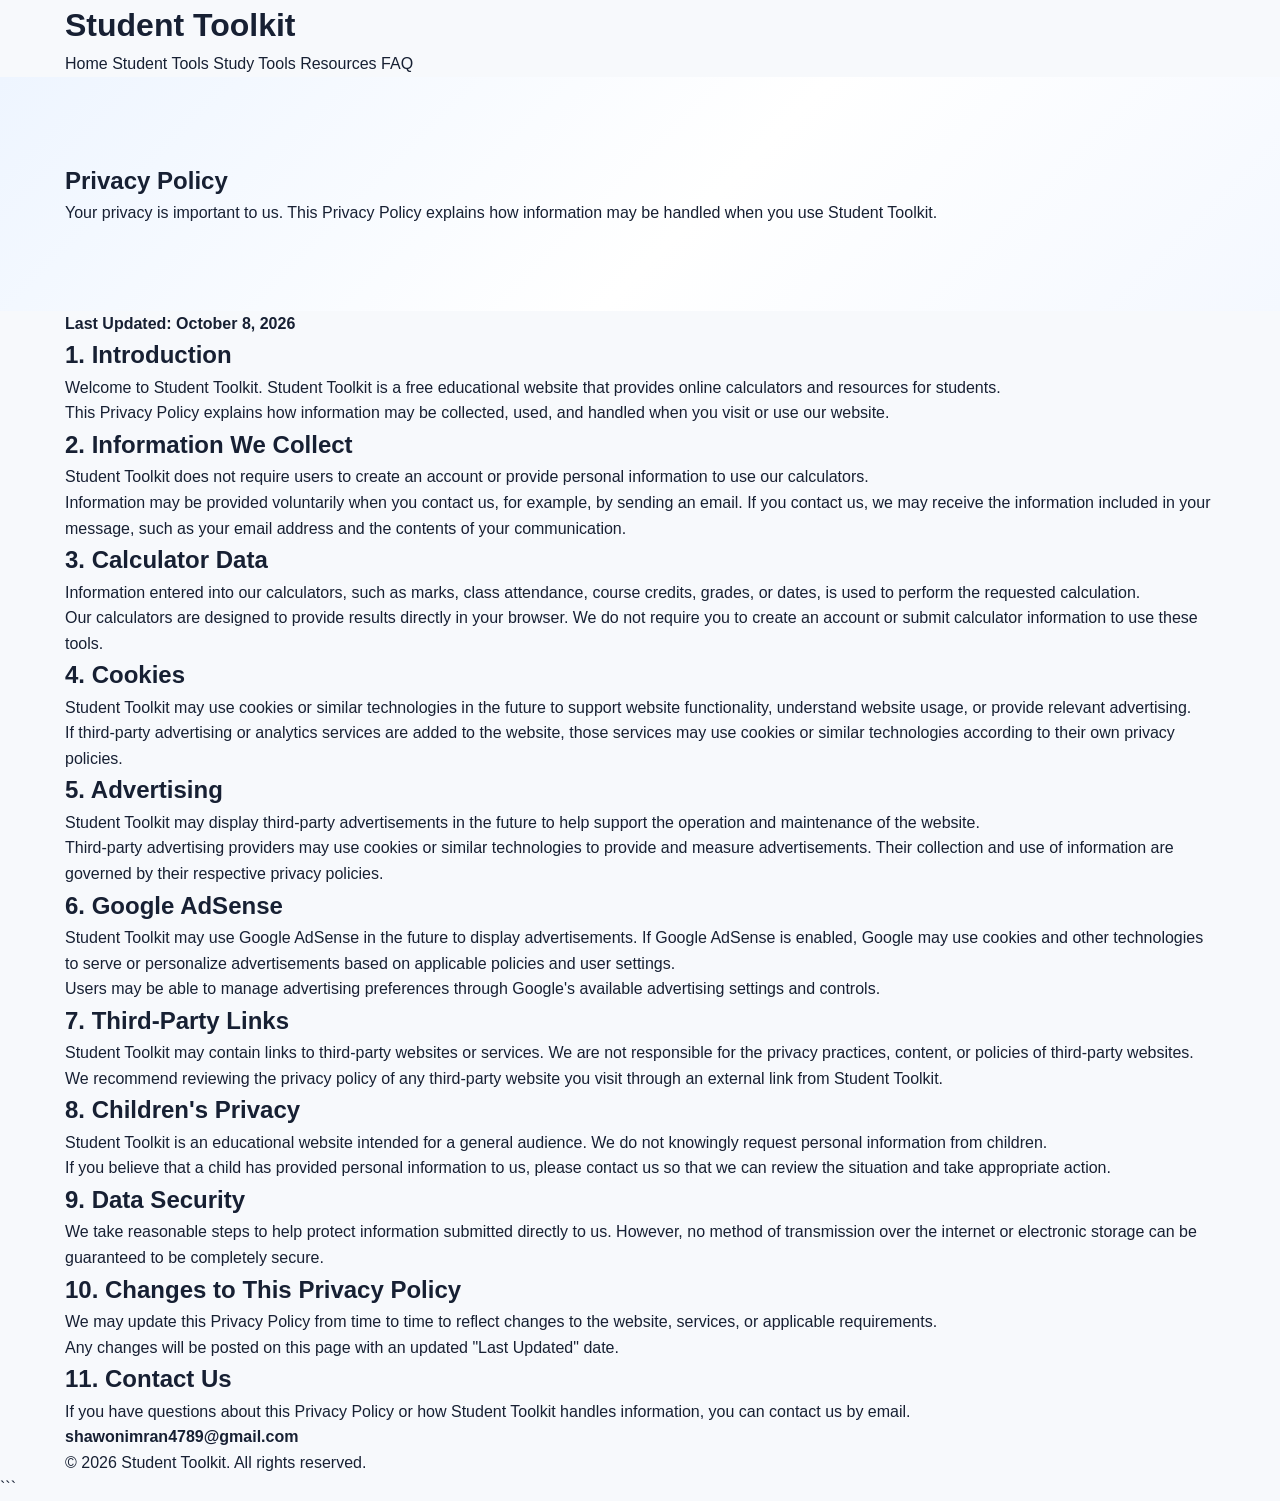
<file: privacy.html>
<!DOCTYPE html>
<html lang="en">
<head>
    <meta charset="UTF-8">
    <meta name="viewport" content="width=device-width, initial-scale=1.0">

    <title>Privacy Policy - Student Toolkit</title>

    <meta name="description" content="Read the Privacy Policy for Student Toolkit to learn how information, cookies, advertising, and external services may be handled when you use our website.">

    <meta name="keywords" content="Student Toolkit privacy policy, student tools privacy, website privacy policy, student calculator privacy">

    <meta name="author" content="Student Toolkit">

    <link rel="canonical" href="https://studenttoolkit1.github.io/student-toolkit/privacy.html">

    <link rel="stylesheet" href="style.css">
</head>

<body>

<header>
    <div class="container">

        <h1>Student Toolkit</h1>

        <nav>
            <a href="index.html">Home</a>
            <a href="index.html#tools">Student Tools</a>
            <a href="index.html#study-tools">Study Tools</a>
            <a href="index.html#resources">Resources</a>
            <a href="index.html#faq">FAQ</a>
        </nav>

    </div>
</header>


<main>

    <section class="hero">
        <div class="container">

            <h2>Privacy Policy</h2>

            <p>
                Your privacy is important to us. This Privacy Policy
                explains how information may be handled when you use
                Student Toolkit.
            </p>

        </div>
    </section>


    <section class="seo-content">
        <div class="container">

            <p>
                <strong>Last Updated: October 8, 2026</strong>
            </p>


            <h2>1. Introduction</h2>

            <p>
                Welcome to Student Toolkit. Student Toolkit is a free
                educational website that provides online calculators and
                resources for students.
            </p>

            <p>
                This Privacy Policy explains how information may be
                collected, used, and handled when you visit or use our
                website.
            </p>


            <h2>2. Information We Collect</h2>

            <p>
                Student Toolkit does not require users to create an account
                or provide personal information to use our calculators.
            </p>

            <p>
                Information may be provided voluntarily when you contact us,
                for example, by sending an email. If you contact us, we may
                receive the information included in your message, such as
                your email address and the contents of your communication.
            </p>


            <h2>3. Calculator Data</h2>

            <p>
                Information entered into our calculators, such as marks,
                class attendance, course credits, grades, or dates, is used
                to perform the requested calculation.
            </p>

            <p>
                Our calculators are designed to provide results directly
                in your browser. We do not require you to create an account
                or submit calculator information to use these tools.
            </p>


            <h2>4. Cookies</h2>

            <p>
                Student Toolkit may use cookies or similar technologies in
                the future to support website functionality, understand
                website usage, or provide relevant advertising.
            </p>

            <p>
                If third-party advertising or analytics services are added
                to the website, those services may use cookies or similar
                technologies according to their own privacy policies.
            </p>


            <h2>5. Advertising</h2>

            <p>
                Student Toolkit may display third-party advertisements in
                the future to help support the operation and maintenance of
                the website.
            </p>

            <p>
                Third-party advertising providers may use cookies or similar
                technologies to provide and measure advertisements. Their
                collection and use of information are governed by their
                respective privacy policies.
            </p>


            <h2>6. Google AdSense</h2>

            <p>
                Student Toolkit may use Google AdSense in the future to
                display advertisements. If Google AdSense is enabled,
                Google may use cookies and other technologies to serve or
                personalize advertisements based on applicable policies
                and user settings.
            </p>

            <p>
                Users may be able to manage advertising preferences through
                Google's available advertising settings and controls.
            </p>


            <h2>7. Third-Party Links</h2>

            <p>
                Student Toolkit may contain links to third-party websites
                or services. We are not responsible for the privacy
                practices, content, or policies of third-party websites.
            </p>

            <p>
                We recommend reviewing the privacy policy of any third-party
                website you visit through an external link from Student
                Toolkit.
            </p>


            <h2>8. Children's Privacy</h2>

            <p>
                Student Toolkit is an educational website intended for a
                general audience. We do not knowingly request personal
                information from children.
            </p>

            <p>
                If you believe that a child has provided personal
                information to us, please contact us so that we can review
                the situation and take appropriate action.
            </p>


            <h2>9. Data Security</h2>

            <p>
                We take reasonable steps to help protect information
                submitted directly to us. However, no method of transmission
                over the internet or electronic storage can be guaranteed to
                be completely secure.
            </p>


            <h2>10. Changes to This Privacy Policy</h2>

            <p>
                We may update this Privacy Policy from time to time to
                reflect changes to the website, services, or applicable
                requirements.
            </p>

            <p>
                Any changes will be posted on this page with an updated
                "Last Updated" date.
            </p>


            <h2>11. Contact Us</h2>

            <p>
                If you have questions about this Privacy Policy or how
                Student Toolkit handles information, you can contact us
                by email.
            </p>

            <p>
                <strong>
                    <a href="mailto:shawonimran4789@gmail.com">
                        shawonimran4789@gmail.com
                    </a>
                </strong>
            </p>

        </div>
    </section>

</main>


<footer>
    <div class="container">

        <p>
            © <span id="currentYear"></span> Student Toolkit.
            All rights reserved.
        </p>

    </div>
</footer>


<script src="script.js"></script>

</body>
</html>
```
</file>
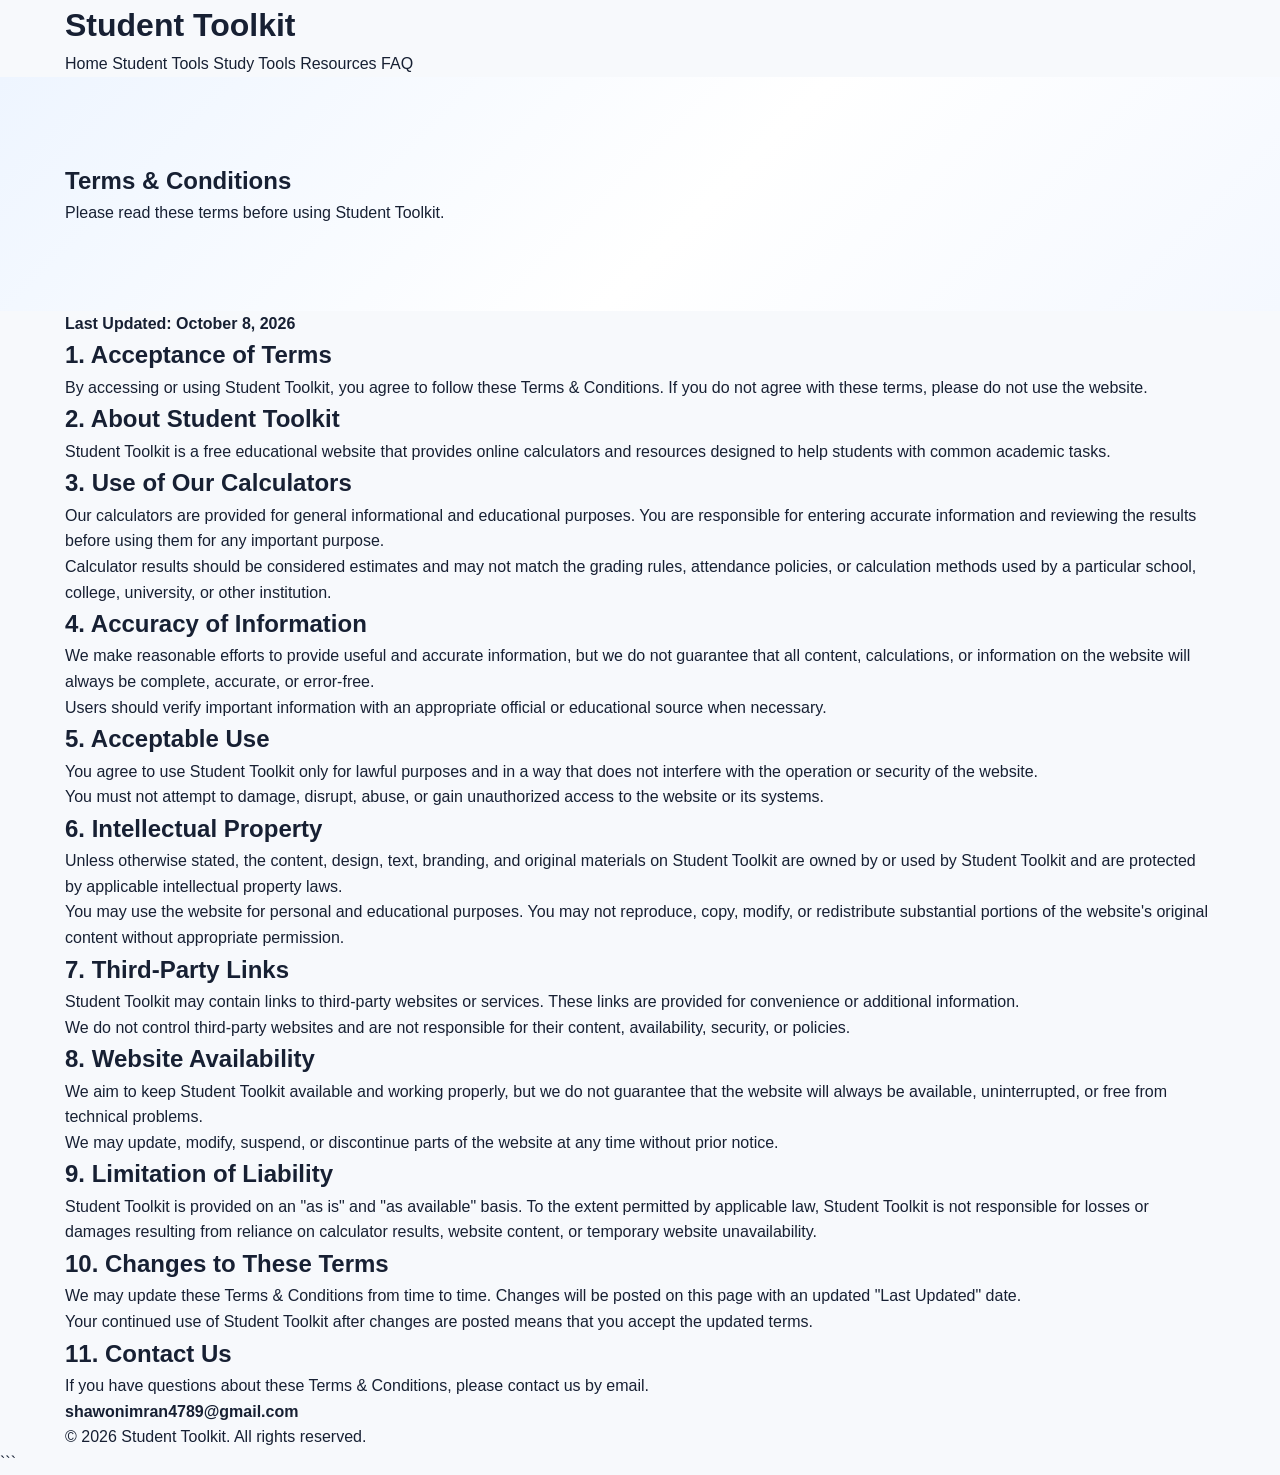
<file: terms.html>
<!DOCTYPE html>
<html lang="en">
<head>
    <meta charset="UTF-8">
    <meta name="viewport" content="width=device-width, initial-scale=1.0">

    <title>Terms & Conditions - Student Toolkit</title>

    <meta name="description" content="Read the Terms and Conditions for using Student Toolkit's free student calculators, educational tools, and online resources.">

    <meta name="keywords" content="Student Toolkit terms and conditions, student tools terms, calculator terms, website terms and conditions">

    <meta name="author" content="Student Toolkit">

    <link rel="canonical" href="https://studenttoolkit1.github.io/student-toolkit/terms.html">

    <link rel="stylesheet" href="style.css">
</head>

<body>

<header>
    <div class="container">

        <h1>Student Toolkit</h1>

        <nav>
            <a href="index.html">Home</a>
            <a href="index.html#tools">Student Tools</a>
            <a href="index.html#study-tools">Study Tools</a>
            <a href="index.html#resources">Resources</a>
            <a href="index.html#faq">FAQ</a>
        </nav>

    </div>
</header>


<main>

    <section class="hero">
        <div class="container">

            <h2>Terms & Conditions</h2>

            <p>
                Please read these terms before using Student Toolkit.
            </p>

        </div>
    </section>


    <section class="seo-content">
        <div class="container">

            <p>
                <strong>Last Updated: October 8, 2026</strong>
            </p>


            <h2>1. Acceptance of Terms</h2>

            <p>
                By accessing or using Student Toolkit, you agree to follow
                these Terms & Conditions. If you do not agree with these
                terms, please do not use the website.
            </p>


            <h2>2. About Student Toolkit</h2>

            <p>
                Student Toolkit is a free educational website that provides
                online calculators and resources designed to help students
                with common academic tasks.
            </p>


            <h2>3. Use of Our Calculators</h2>

            <p>
                Our calculators are provided for general informational and
                educational purposes. You are responsible for entering
                accurate information and reviewing the results before using
                them for any important purpose.
            </p>

            <p>
                Calculator results should be considered estimates and may
                not match the grading rules, attendance policies, or
                calculation methods used by a particular school, college,
                university, or other institution.
            </p>


            <h2>4. Accuracy of Information</h2>

            <p>
                We make reasonable efforts to provide useful and accurate
                information, but we do not guarantee that all content,
                calculations, or information on the website will always be
                complete, accurate, or error-free.
            </p>

            <p>
                Users should verify important information with an
                appropriate official or educational source when necessary.
            </p>


            <h2>5. Acceptable Use</h2>

            <p>
                You agree to use Student Toolkit only for lawful purposes
                and in a way that does not interfere with the operation or
                security of the website.
            </p>

            <p>
                You must not attempt to damage, disrupt, abuse, or gain
                unauthorized access to the website or its systems.
            </p>


            <h2>6. Intellectual Property</h2>

            <p>
                Unless otherwise stated, the content, design, text,
                branding, and original materials on Student Toolkit are
                owned by or used by Student Toolkit and are protected by
                applicable intellectual property laws.
            </p>

            <p>
                You may use the website for personal and educational
                purposes. You may not reproduce, copy, modify, or
                redistribute substantial portions of the website's original
                content without appropriate permission.
            </p>


            <h2>7. Third-Party Links</h2>

            <p>
                Student Toolkit may contain links to third-party websites
                or services. These links are provided for convenience or
                additional information.
            </p>

            <p>
                We do not control third-party websites and are not
                responsible for their content, availability, security, or
                policies.
            </p>


            <h2>8. Website Availability</h2>

            <p>
                We aim to keep Student Toolkit available and working
                properly, but we do not guarantee that the website will
                always be available, uninterrupted, or free from technical
                problems.
            </p>

            <p>
                We may update, modify, suspend, or discontinue parts of the
                website at any time without prior notice.
            </p>


            <h2>9. Limitation of Liability</h2>

            <p>
                Student Toolkit is provided on an "as is" and "as available"
                basis. To the extent permitted by applicable law, Student
                Toolkit is not responsible for losses or damages resulting
                from reliance on calculator results, website content, or
                temporary website unavailability.
            </p>


            <h2>10. Changes to These Terms</h2>

            <p>
                We may update these Terms & Conditions from time to time.
                Changes will be posted on this page with an updated
                "Last Updated" date.
            </p>

            <p>
                Your continued use of Student Toolkit after changes are
                posted means that you accept the updated terms.
            </p>


            <h2>11. Contact Us</h2>

            <p>
                If you have questions about these Terms & Conditions,
                please contact us by email.
            </p>

            <p>
                <strong>
                    <a href="mailto:shawonimran4789@gmail.com">
                        shawonimran4789@gmail.com
                    </a>
                </strong>
            </p>

        </div>
    </section>

</main>


<footer>
    <div class="container">

        <p>
            © <span id="currentYear"></span> Student Toolkit.
            All rights reserved.
        </p>

    </div>
</footer>


<script src="script.js"></script>

</body>
</html>
```
</file>
<file: style.css>
/* =========================================
   STUDENT TOOLKIT - MAIN STYLES
   ========================================= */


/* ---------- BASIC RESET ---------- */

* {
    margin: 0;
    padding: 0;
    box-sizing: border-box;
}

html {
    scroll-behavior: smooth;
}

body {
    font-family: Arial, Helvetica, sans-serif;
    background: #f7f9fc;
    color: #172033;
    line-height: 1.6;
}

a {
    text-decoration: none;
    color: inherit;
}

button,
input {
    font-family: inherit;
}


/* ---------- CONTAINER ---------- */

.container {
    width: 90%;
    max-width: 1150px;
    margin: 0 auto;
}


/* ---------- HEADER ---------- */

.site-header {
    background: #ffffff;
    border-bottom: 1px solid #e8edf5;
    position: sticky;
    top: 0;
    z-index: 1000;
}

.header-content {
    min-height: 72px;
    display: flex;
    align-items: center;
    justify-content: space-between;
    gap: 30px;
}

.logo {
    font-size: 22px;
    font-weight: 800;
    color: #2563eb;
    white-space: nowrap;
}

.navbar {
    display: flex;
    align-items: center;
    gap: 28px;
}

.navbar a {
    font-size: 15px;
    font-weight: 600;
    color: #526070;
    transition: 0.2s ease;
}

.navbar a:hover {
    color: #2563eb;
}


/* ---------- HERO ---------- */

.hero {
    padding: 85px 0;
    background: linear-gradient(135deg, #eef5ff 0%, #ffffff 55%, #f4f8ff 100%);
}

.hero-content {
    display: grid;
    grid-template-columns: 1.25fr 0.75fr;
    align-items: center;
    gap: 60px;
}

.hero-badge {
    display: inline-block;
    padding: 8px 14px;
    background: #e1edff;
    color: #2563eb;
    border-radius: 30px;
    font-size: 14px;
    font-weight: 700;
    margin-bottom: 20px;
}

.hero h1 {
    font-size: clamp(40px, 6vw, 68px);
    line-height: 1.08;
    letter-spacing: -2px;
    margin-bottom: 22px;
}

.hero h1 span {
    color: #2563eb;
}

.hero-text > p {
    max-width: 650px;
    color: #5d6979;
    font-size: 18px;
    margin-bottom: 30px;
}

.hero-buttons {
    display: flex;
    gap: 14px;
    flex-wrap: wrap;
}

.btn {
    display: inline-block;
    padding: 13px 22px;
    border-radius: 10px;
    font-weight: 700;
    transition: 0.2s ease;
}

.btn-primary {
    background: #2563eb;
    color: #ffffff;
}

.btn-primary:hover {
    background: #1d4ed8;
    transform: translateY(-2px);
}

.btn-secondary {
    background: #ffffff;
    color: #2563eb;
    border: 1px solid #d8e3f5;
}

.btn-secondary:hover {
    border-color: #2563eb;
    transform: translateY(-2px);
}


/* ---------- HERO CARD ---------- */

.hero-card {
    background: #ffffff;
    border: 1px solid #e4ebf5;
    border-radius: 22px;
    padding: 38px;
    box-shadow: 0 18px 50px rgba(30, 64, 175, 0.10);
}

.hero-card-icon {
    width: 70px;
    height: 70px;
    border-radius: 18px;
    background: #e8f1ff;
    display: flex;
    align-items: center;
    justify-content: center;
    font-size: 34px;
    margin-bottom: 22px;
}

.hero-card h3 {
    font-size: 24px;
    margin-bottom: 10px;
}

.hero-card p {
    color: #657184;
    margin-bottom: 28px;
}

.mini-stats {
    display: grid;
    grid-template-columns: repeat(3, 1fr);
    gap: 10px;
}

.mini-stats div {
    background: #f7f9fc;
    padding: 14px 8px;
    border-radius: 12px;
    text-align: center;
}

.mini-stats strong {
    display: block;
    color: #2563eb;
    font-size: 18px;
}

.mini-stats span {
    display: block;
    color: #687487;
    font-size: 12px;
    margin-top: 2px;
}


/* ---------- GENERAL SECTIONS ---------- */

.section {
    padding: 90px 0;
}

.section-heading {
    text-align: center;
    max-width: 700px;
    margin: 0 auto 45px;
}

.section-label {
    display: inline-block;
    color: #2563eb;
    font-size: 12px;
    font-weight: 800;
    letter-spacing: 1px;
    margin-bottom: 10px;
}

.section-heading h2 {
    font-size: clamp(30px, 4vw, 42px);
    line-height: 1.15;
    margin-bottom: 14px;
}

.section-heading p {
    color: #667386;
}


/* ---------- TOOLS GRID ---------- */

.tools-grid {
    display: grid;
    grid-template-columns: repeat(2, 1fr);
    gap: 20px;
}

.tool-card {
    background: #ffffff;
    border: 1px solid #e3eaf3;
    border-radius: 18px;
    padding: 28px;
    display: flex;
    gap: 20px;
    transition: 0.25s ease;
}

.tool-card:hover {
    transform: translateY(-4px);
    box-shadow: 0 14px 35px rgba(25, 55, 100, 0.08);
}

.featured-tool {
    border-color: #bcd4ff;
}

.tool-icon {
    width: 58px;
    height: 58px;
    min-width: 58px;
    border-radius: 15px;
    background: #eaf2ff;
    color: #2563eb;
    display: flex;
    align-items: center;
    justify-content: center;
    font-size: 25px;
    font-weight: 800;
}

.tool-content {
    flex: 1;
}

.tool-badge {
    display: inline-block;
    font-size: 11px;
    font-weight: 800;
    color: #16803a;
    background: #e7f8ed;
    padding: 5px 9px;
    border-radius: 20px;
    margin-bottom: 8px;
}

.tool-badge.coming-soon {
    color: #687487;
    background: #f0f2f5;
}

.tool-card h3 {
    font-size: 21px;
    margin-bottom: 8px;
}

.tool-card p {
    color: #667386;
    font-size: 14px;
    margin-bottom: 14px;
}

.tool-link {
    color: #2563eb;
    font-size: 14px;
    font-weight: 800;
}

.disabled-link {
    color: #9aa4b2;
    font-size: 14px;
    font-weight: 700;
}


/* ---------- CALCULATOR SECTION ---------- */

.calculator-section {
    padding: 90px 0;
    background: #eef5ff;
}

.calculator-box {
    max-width: 850px;
    margin: 0 auto;
    background: #ffffff;
    border: 1px solid #dfe8f4;
    border-radius: 22px;
    padding: 30px;
    box-shadow: 0 15px 45px rgba(30, 64, 175, 0.08);
}

.calculator-tabs {
    display: flex;
    gap: 8px;
    border-bottom: 1px solid #e8edf4;
    padding-bottom: 14px;
    margin-bottom: 30px;
    overflow-x: auto;
}

.calculator-tab {
    border: none;
    background: #f4f6f9;
    color: #5e6a7b;
    padding: 11px 15px;
    border-radius: 9px;
    cursor: pointer;
    font-size: 13px;
    font-weight: 700;
    white-space: nowrap;
}

.calculator-tab.active {
    background: #2563eb;
    color: #ffffff;
}

.calculator-content {
    display: none;
}

.calculator-content.active {
    display: block;
}

.calculator-content h3 {
    font-size: 25px;
    margin-bottom: 6px;
}

.calculator-description {
    color: #6b7686;
    margin-bottom: 25px;
}

.input-row {
    display: grid;
    grid-template-columns: repeat(2, 1fr);
    gap: 18px;
    margin-bottom: 22px;
}

.input-group label {
    display: block;
    font-size: 14px;
    font-weight: 700;
    margin-bottom: 7px;
}

.input-group input {
    width: 100%;
    border: 1px solid #d8e0eb;
    border-radius: 10px;
    padding: 13px 14px;
    font-size: 16px;
    outline: none;
    transition: 0.2s ease;
}

.input-group input:focus {
    border-color: #2563eb;
    box-shadow: 0 0 0 3px rgba(37, 99, 235, 0.10);
}

.calculate-btn {
    border: none;
    background: #2563eb;
    color: #ffffff;
    padding: 13px 22px;
    border-radius: 10px;
    font-weight: 800;
    cursor: pointer;
    transition: 0.2s ease;
}

.calculate-btn:hover {
    background: #1d4ed8;
}

.calculator-result {
    margin-top: 20px;
    padding: 17px;
    background: #f4f8ff;
    border: 1px solid #dbe8ff;
    color: #2454a6;
    border-radius: 10px;
    font-weight: 700;
    min-height: 54px;
}


/* ---------- STUDY TOOLS ---------- */

.resource-card {
    background: #ffffff;
    border: 1px solid #e3eaf3;
    border-radius: 18px;
    padding: 28px;
    transition: 0.25s ease;
}

.resource-card:hover {
    transform: translateY(-4px);
    box-shadow: 0 14px 35px rgba(25, 55, 100, 0.08);
}

.resource-icon {
    font-size: 32px;
    margin-bottom: 15px;
}

.resource-card h3 {
    font-size: 20px;
    margin-bottom: 8px;
}

.resource-card p {
    color: #687487;
    font-size: 14px;
    margin-bottom: 15px;
}

.coming-text {
    display: inline-block;
    color: #2563eb;
    font-size: 13px;
    font-weight: 800;
}


/* ---------- RESOURCES ---------- */

.resources-section {
    background: #ffffff;
}

.resources-grid {
    display: grid;
    grid-template-columns: repeat(3, 1fr);
    gap: 22px;
}

.article-card {
    border: 1px solid #e3eaf3;
    border-radius: 18px;
    padding: 30px;
    background: #ffffff;
    transition: 0.25s ease;
}

.article-card:hover {
    transform: translateY(-4px);
    box-shadow: 0 14px 35px rgba(25, 55, 100, 0.08);
}

.article-icon {
    font-size: 34px;
    margin-bottom: 16px;
}

.article-card h3 {
    font-size: 21px;
    margin-bottom: 9px;
}

.article-card p {
    color: #687487;
    font-size: 14px;
    margin-bottom: 18px;
}

.article-link {
    color: #2563eb;
    font-weight: 800;
    font-size: 14px;
}


/* ---------- WHY SECTION ---------- */

.why-section {
    padding: 90px 0;
    background: #f7f9fc;
}

.benefits-grid {
    display: grid;
    grid-template-columns: repeat(4, 1fr);
    gap: 20px;
}

.benefit {
    text-align: center;
    background: #ffffff;
    border: 1px solid #e4eaf2;
    border-radius: 18px;
    padding: 28px 20px;
}

.benefit-icon {
    font-size: 30px;
    margin-bottom: 14px;
}

.benefit h3 {
    font-size: 18px;
    margin-bottom: 8px;
}

.benefit p {
    color: #687487;
    font-size: 14px;
}


/* ---------- FAQ ---------- */

.faq-section {
    background: #ffffff;
}

.faq-list {
    max-width: 800px;
    margin: 0 auto;
}

.faq-item {
    background: #f8fafc;
    border: 1px solid #e4eaf2;
    border-radius: 12px;
    margin-bottom: 12px;
    padding: 0 20px;
}

.faq-item summary {
    cursor: pointer;
    list-style: none;
    padding: 18px 0;
    font-weight: 700;
    position: relative;
    padding-right: 30px;
}

.faq-item summary::-webkit-details-marker {
    display: none;
}

.faq-item summary::after {
    content: "+";
    position: absolute;
    right: 0;
    font-size: 22px;
    color: #2563eb;
}

.faq-item[open] summary::after {
    content: "−";
}

.faq-item p {
    color: #667386;
    padding: 0 0 18px;
    font-size: 14px;
}


/* ---------- FOOTER ---------- */

.site-footer {
    background: #111827;
    color: #ffffff;
    padding-top: 55px;
}

.footer-content {
    display: flex;
    justify-content: space-between;
    gap: 40px;
    padding-bottom: 40px;
}

.footer-brand .logo {
    color: #ffffff;
}

.footer-brand p {
    color: #aab3c2;
    margin-top: 10px;
    font-size: 14px;
}

.footer-links {
    display: flex;
    gap: 25px;
    flex-wrap: wrap;
}

.footer-links a {
    color: #c6ced9;
    font-size: 14px;
}

.footer-links a:hover {
    color: #ffffff;
}

.footer-bottom {
    border-top: 1px solid #263244;
    padding: 20px 0;
    color: #8f9bad;
    font-size: 13px;
}


/* ---------- MOBILE RESPONSIVE ---------- */

@media (max-width: 900px) {

    .hero-content {
        grid-template-columns: 1fr;
    }

    .hero-card {
        max-width: 600px;
    }

    .benefits-grid {
        grid-template-columns: repeat(2, 1fr);
    }

    .resources-grid {
        grid-template-columns: 1fr;
    }

}


@media (max-width: 700px) {

    .header-content {
        min-height: auto;
        padding: 17px 0;
        align-items: flex-start;
        flex-direction: column;
        gap: 12px;
    }

    .navbar {
        width: 100%;
        gap: 15px;
        overflow-x: auto;
        padding-bottom: 3px;
    }

    .navbar a {
        font-size: 13px;
        white-space: nowrap;
    }

    .hero {
        padding: 60px 0;
    }

    .hero h1 {
        font-size: 42px;
    }

    .hero-text > p {
        font-size: 16px;
    }

    .section,
    .calculator-section,
    .why-section {
        padding: 65px 0;
    }

    .tools-grid {
        grid-template-columns: 1fr;
    }

    .input-row {
        grid-template-columns: 1fr;
    }

    .calculator-box {
        padding: 20px;
    }

    .benefits-grid {
        grid-template-columns: 1fr;
    }

    .footer-content {
        flex-direction: column;
    }

}


@media (max-width: 450px) {

    .container {
        width: 92%;
    }

    .hero h1 {
        font-size: 36px;
    }

    .hero-buttons {
        flex-direction: column;
    }

    .btn {
        text-align: center;
        width: 100%;
    }

    .hero-card {
        padding: 25px;
    }

    .mini-stats {
        grid-template-columns: 1fr;
    }

    .tool-card {
        flex-direction: column;
    }

    .calculator-tabs {
        flex-direction: column;
    }

    .calculator-tab {
        width: 100%;
    }

}
</file>
